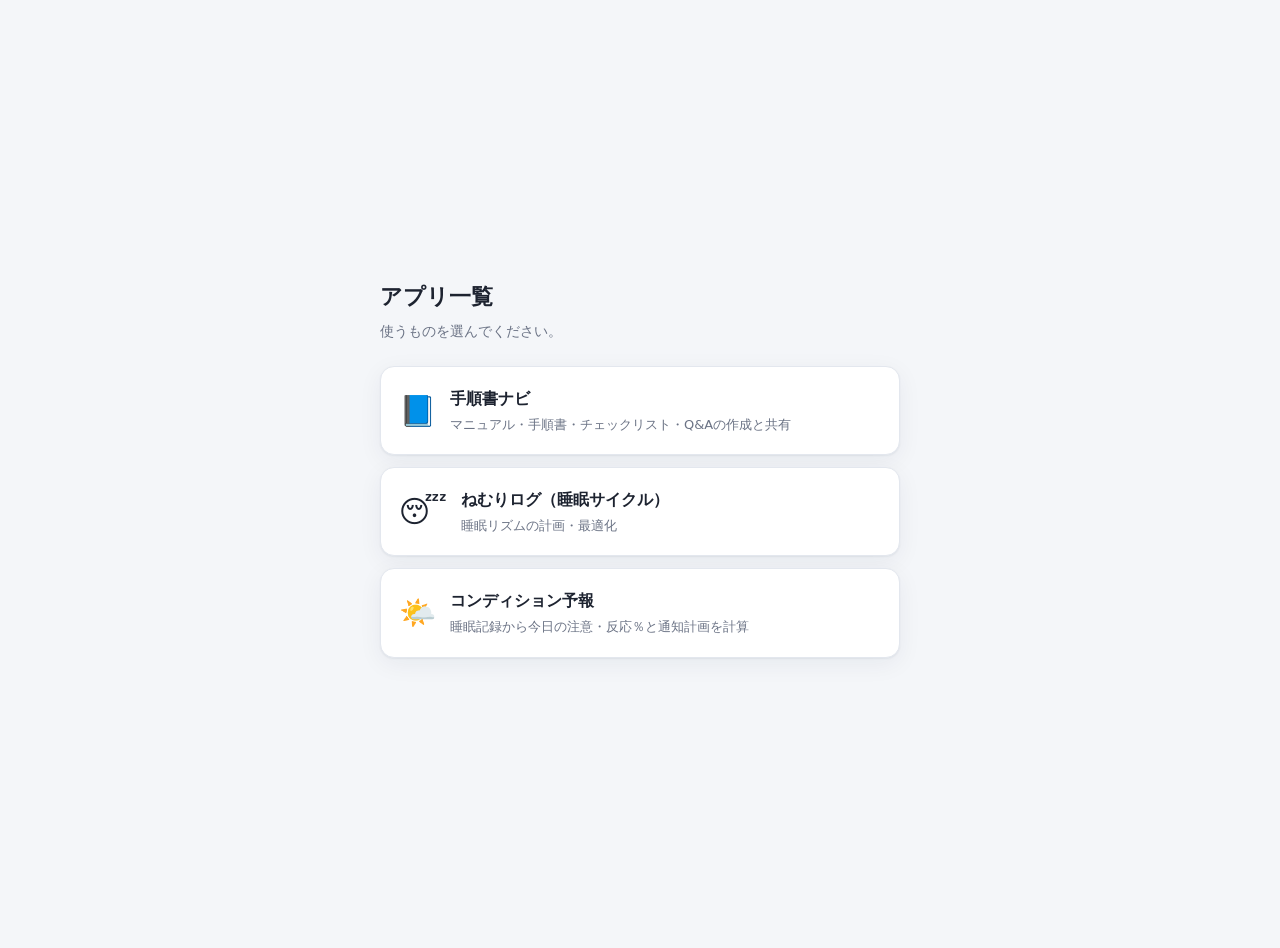
<file: index.html>
<!DOCTYPE html>
<html lang="ja">
<head>
<meta charset="UTF-8">
<meta name="viewport" content="width=device-width, initial-scale=1.0">
<title>アプリ一覧</title>
<style>
  body{font-family:system-ui,-apple-system,"Hiragino Sans","Noto Sans JP",Meiryo,sans-serif;
    background:#f4f6f9;color:#1d2330;margin:0;display:grid;place-items:center;min-height:100vh;padding:24px;line-height:1.7}
  .wrap{max-width:520px;width:100%}
  .h{font-size:22px;font-weight:800;margin:0 0 4px}
  .s{color:#6b7385;margin:0 0 22px;font-size:14px}
  a.card{display:flex;gap:14px;align-items:center;text-decoration:none;color:#1d2330;background:#fff;
    border:1px solid #e3e7ee;border-radius:14px;padding:18px;margin-bottom:12px;
    box-shadow:0 1px 2px rgba(20,30,60,.06),0 6px 24px rgba(20,30,60,.06);transition:.12s}
  a.card:hover{border-color:#2f6df0;transform:translateY(-2px)}
  .ic{font-size:30px;flex:none}
  .t{font-weight:800;display:block}
  .d{font-size:13px;color:#6b7385;margin-top:2px;display:block}
</style>
</head>
<body>
  <div class="wrap">
    <h1 class="h">アプリ一覧</h1>
    <p class="s">使うものを選んでください。</p>
    <a class="card" href="./manual/"><span class="ic">📘</span><span><span class="t">手順書ナビ</span><span class="d">マニュアル・手順書・チェックリスト・Q&amp;Aの作成と共有</span></span></a>
    <a class="card" href="./sleep/"><span class="ic">😴</span><span><span class="t">ねむりログ（睡眠サイクル）</span><span class="d">睡眠リズムの計画・最適化</span></span></a>
    <a class="card" href="./forecast/"><span class="ic">🌤️</span><span><span class="t">コンディション予報</span><span class="d">睡眠記録から今日の注意・反応％と通知計画を計算</span></span></a>
  </div>
</body>
</html>
</file>
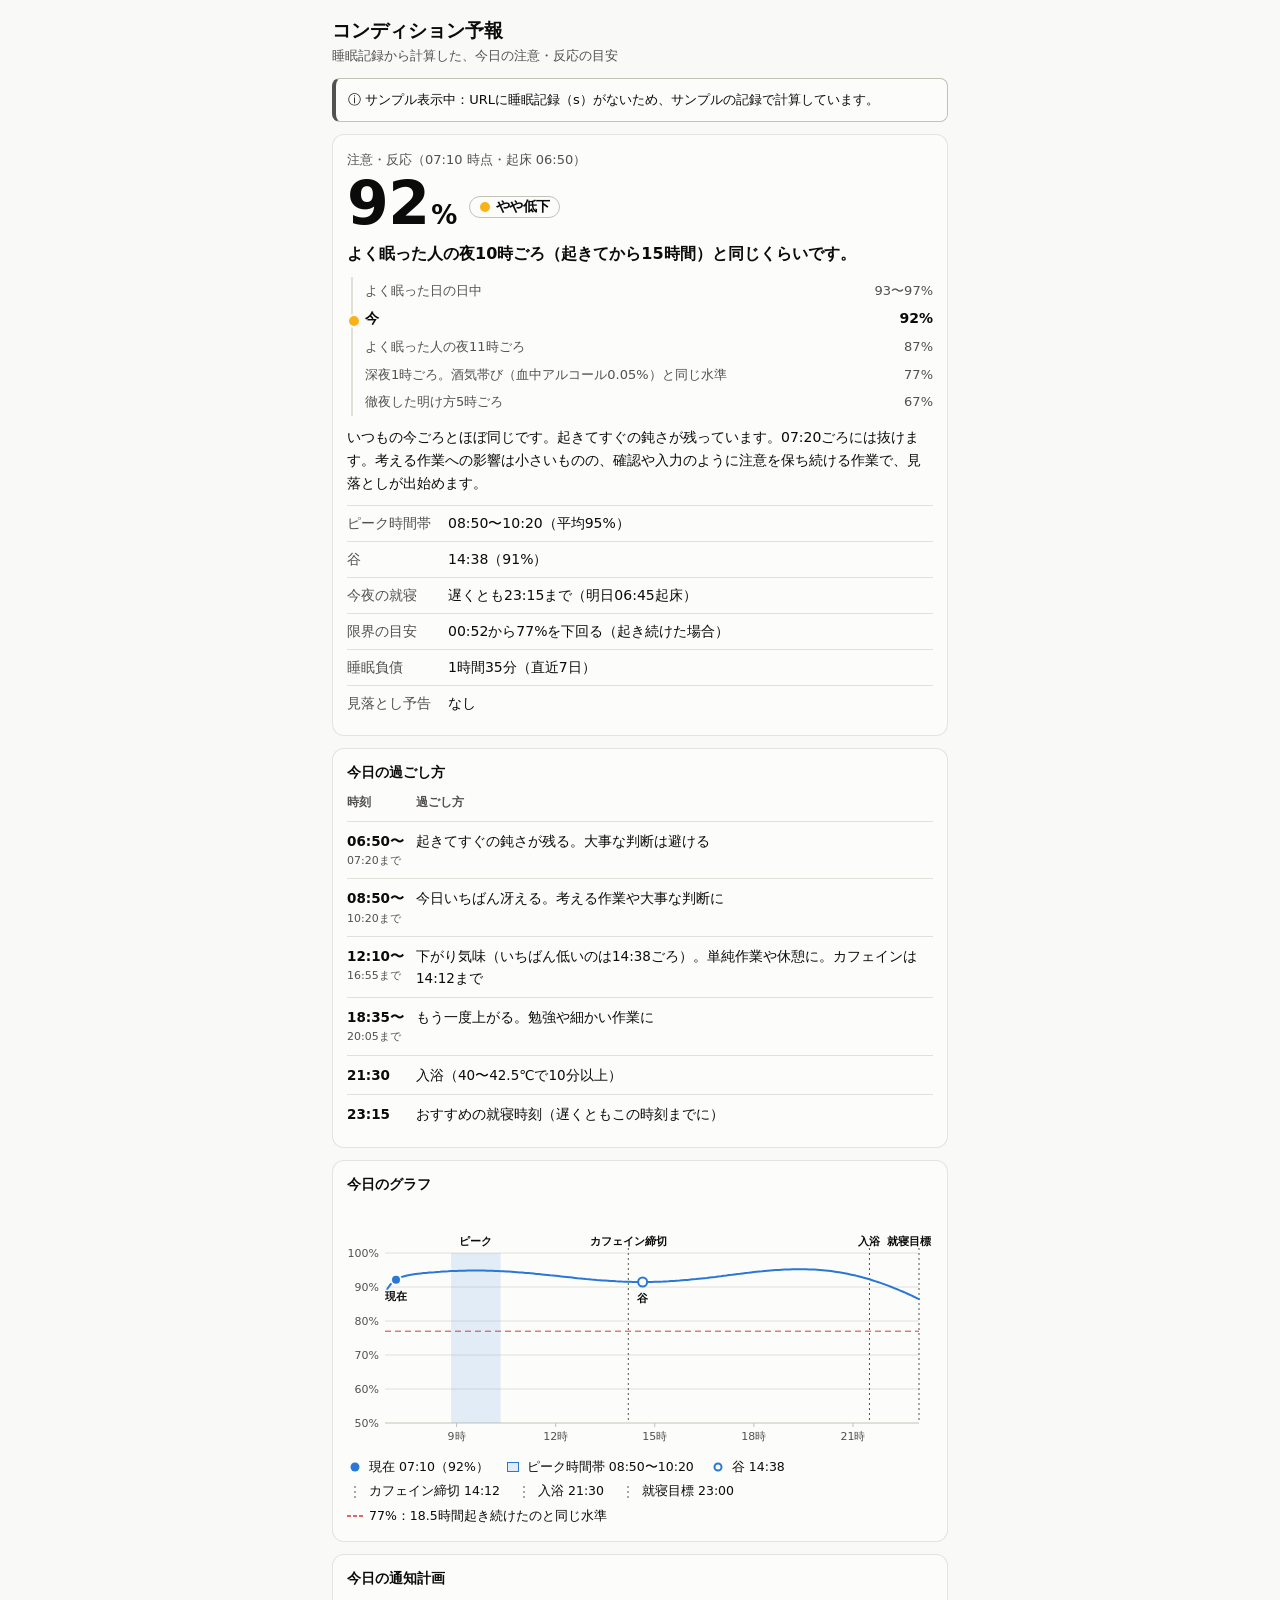
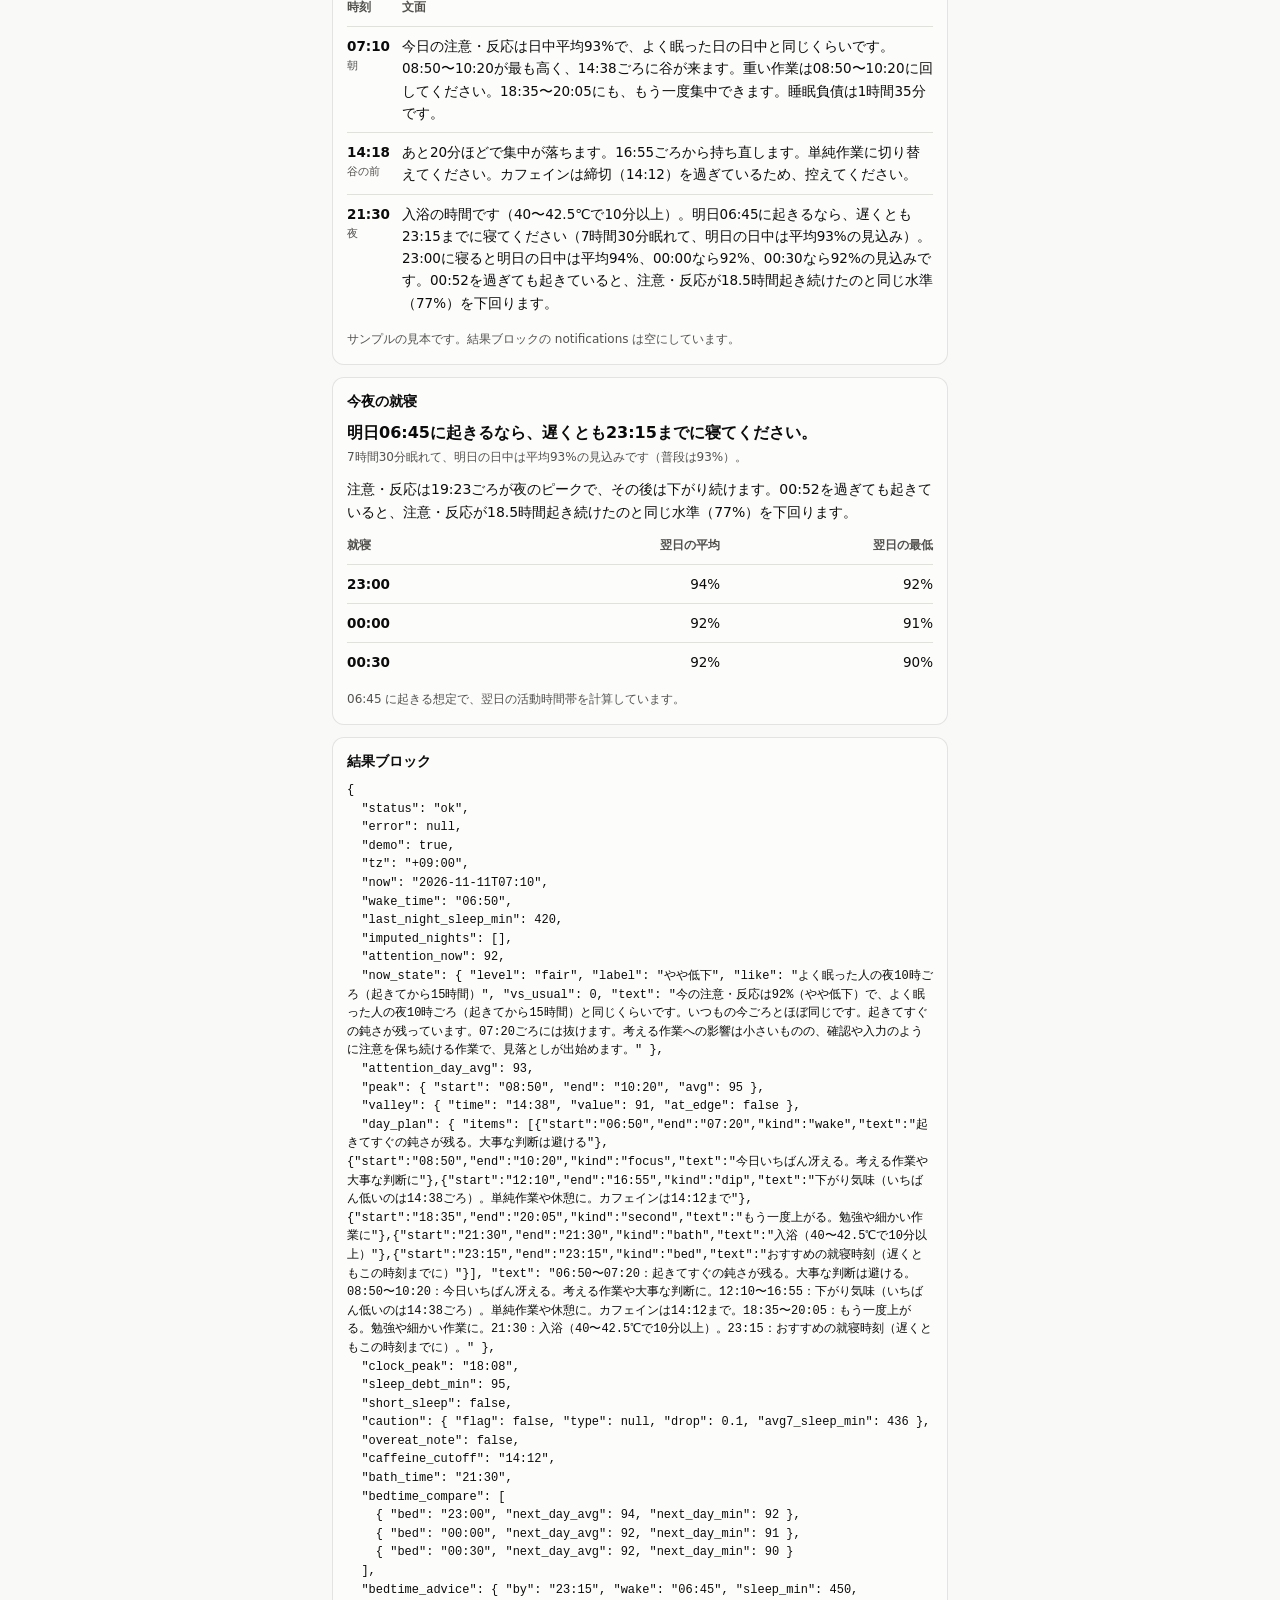
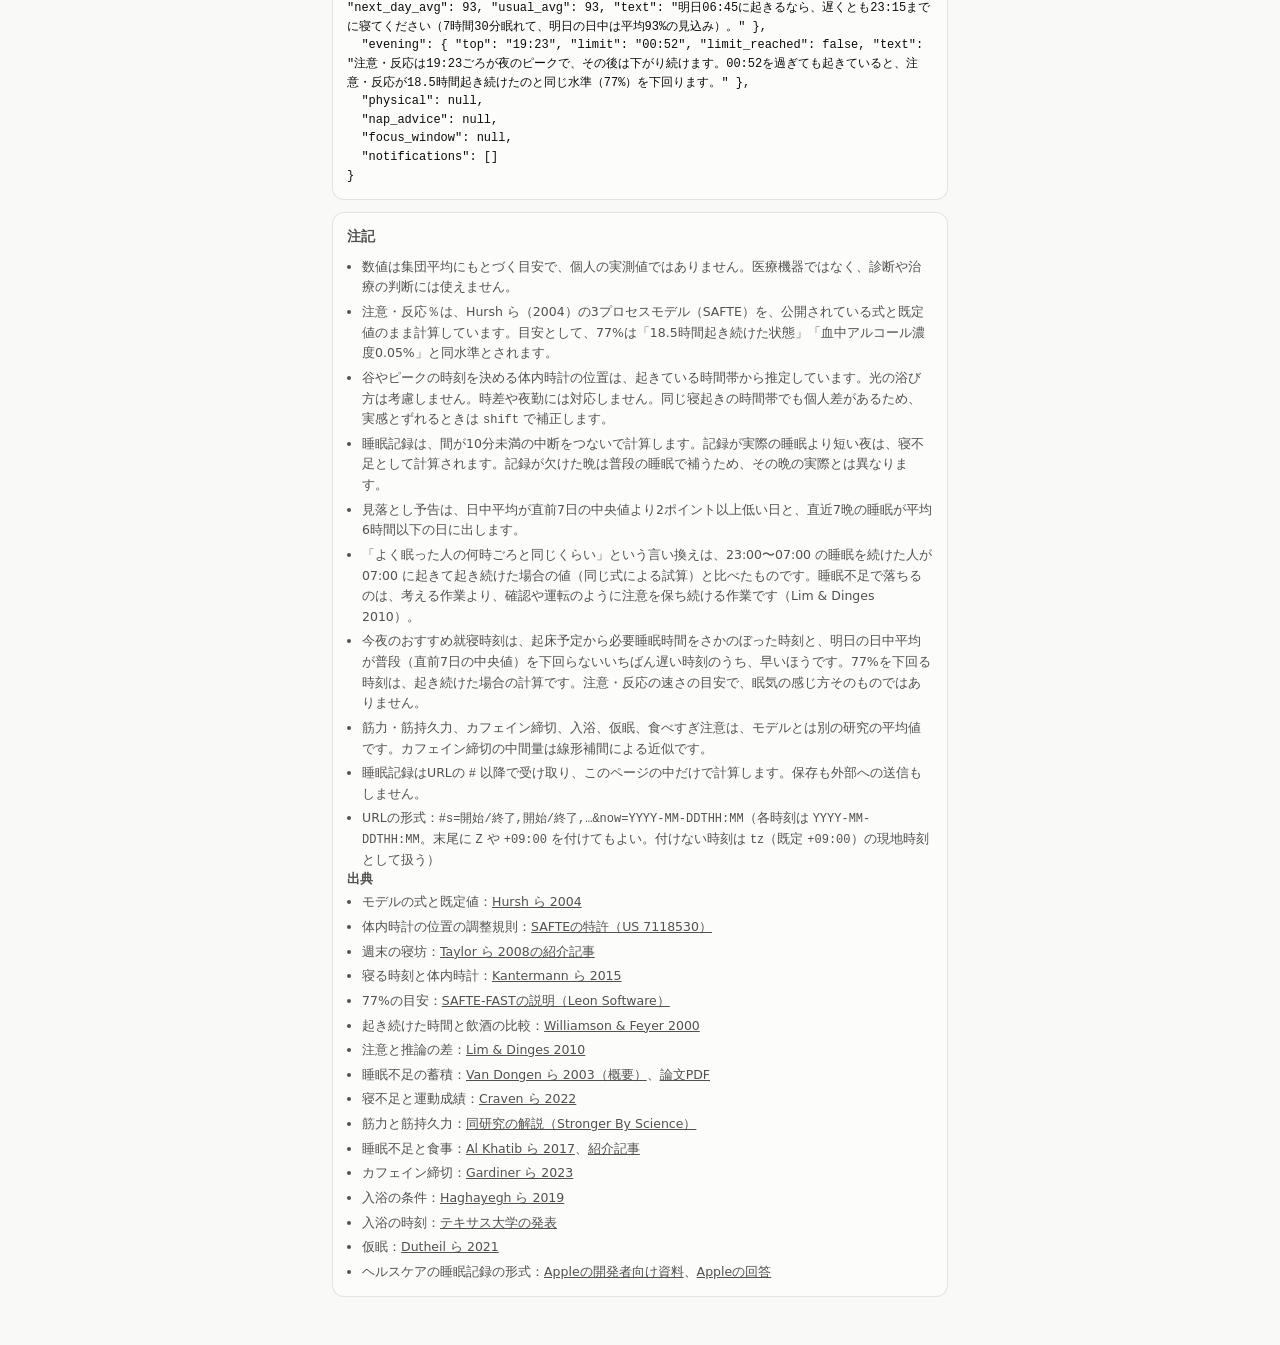
<file: forecast/index.html>
<!DOCTYPE html>
<html lang="ja">
<head>
<meta charset="utf-8">
<meta name="viewport" content="width=device-width, initial-scale=1">
<meta name="color-scheme" content="light dark">
<meta name="referrer" content="no-referrer">
<!-- 外部通信をしないことをブラウザ側でも保証する（読み込み・送信をすべて禁止） -->
<meta http-equiv="Content-Security-Policy" content="default-src 'none'; script-src 'unsafe-inline'; style-src 'unsafe-inline'; base-uri 'none'; form-action 'none'">
<title>コンディション予報</title>
<style>
  :root {
    color-scheme: light dark;
    --page: #f9f9f7;
    --surface: #fcfcfb;
    --ink: #0b0b0b;
    --ink-2: #52514e;
    --grid: #e1e0d9;
    --axis: #c3c2b7;
    --border: rgba(11, 11, 11, .10);
    --series: #2a78d6;
    --wash: rgba(42, 120, 214, .12);
    --critical: #d03b3b;
  }
  @media (prefers-color-scheme: dark) {
    :root {
      --page: #0d0d0d;
      --surface: #1a1a19;
      --ink: #f0efec;
      --ink-2: #c3c2b7;
      --grid: #2c2c2a;
      --axis: #4a4a46;
      --border: rgba(255, 255, 255, .10);
      --series: #3987e5;
      --wash: rgba(57, 135, 229, .18);
      --critical: #e66767;
    }
  }
  * { box-sizing: border-box; }
  [hidden] { display: none !important; }
  html { -webkit-text-size-adjust: 100%; }
  body {
    margin: 0;
    background: var(--page);
    color: var(--ink);
    font: 15px/1.65 system-ui, -apple-system, "Hiragino Sans", "Noto Sans JP", "Yu Gothic UI", Meiryo, sans-serif;
  }
  .page { max-width: 640px; margin: 0 auto; padding: 18px 12px 48px; }
  h1 { font-size: 19px; line-height: 1.3; margin: 0; }
  .lead { margin: 2px 0 0; font-size: 13px; color: var(--ink-2); }
  h2 { font-size: 14px; line-height: 1.4; margin: 0 0 10px; }
  h3 { font-size: 13px; line-height: 1.4; margin: 14px 0 2px; }
  h3:first-of-type { margin-top: 0; }
  p { margin: 0; }
  a { color: inherit; }
  .card {
    margin-top: 12px;
    padding: 14px;
    background: var(--surface);
    border: 1px solid var(--border);
    border-radius: 12px;
  }
  .status {
    margin-top: 12px;
    padding: 10px 12px;
    font-size: 13px;
    background: var(--surface);
    border: 1px solid var(--axis);
    border-left: 4px solid var(--ink-2);
    border-radius: 8px;
    overflow-wrap: anywhere;
  }
  .status.error { border-color: var(--critical); }
  .note { margin-top: 8px; font-size: 12px; color: var(--ink-2); }

  /* 現在値 */
  .now-label { font-size: 13px; color: var(--ink-2); }
  .hero { font-size: 60px; font-weight: 700; line-height: 1.1; letter-spacing: -.01em; }
  .hero span { font-size: 26px; font-weight: 600; margin-left: 2px; }
  .hero .chip { font-size: 14px; font-weight: 700; margin-left: 12px; vertical-align: 12px; }
  .chip { display: inline-flex; align-items: center; gap: 6px; padding: 2px 10px; border: 1px solid var(--axis); border-radius: 999px; }
  .chip::before { content: ""; width: 10px; height: 10px; border-radius: 50%; background: var(--lvl); }
  .lvl-good { --lvl: #0ca30c; } .lvl-fair { --lvl: #fab219; } .lvl-low { --lvl: #ec835a; } .lvl-danger { --lvl: #d03b3b; }
  .like { margin-top: 6px; font-size: 16px; font-weight: 700; line-height: 1.55; }
  .ladder { margin: 10px 0 0; padding: 0; list-style: none; font-size: 13px; color: var(--ink-2); }
  .ladder li { display: flex; align-items: baseline; gap: 8px; padding: 3px 0 3px 18px; position: relative; }
  .ladder li::before { content: ""; position: absolute; left: 4px; top: 0; bottom: 0; border-left: 2px solid var(--grid); }
  .ladder .v { margin-left: auto; font-variant-numeric: tabular-nums; white-space: nowrap; }
  .ladder li.now { color: var(--ink); font-weight: 700; font-size: 14px; }
  .ladder li.now::after { content: ""; position: absolute; left: 0; top: 50%; width: 10px; height: 10px; margin-top: -5px;
    border-radius: 50%; background: var(--lvl); border: 2px solid var(--surface); }
  .detail { margin-top: 10px; font-size: 14px; }
  .facts { margin: 10px 0 0; padding: 0; list-style: none; font-size: 14px; }
  .facts li { display: flex; gap: 10px; padding: 6px 0; border-top: 1px solid var(--grid); }
  .facts .k { flex: none; width: 6.5em; color: var(--ink-2); }
  .facts .v { font-variant-numeric: tabular-nums; }

  /* グラフ */
  #chart svg { display: block; width: 100%; height: auto; touch-action: pan-y; }
  #chart text { font-size: 11px; fill: var(--ink-2); }
  #chart .grid { stroke: var(--grid); stroke-width: 1; }
  #chart .base { stroke: var(--axis); stroke-width: 1; }
  #chart .band { fill: var(--wash); }
  #chart .curve { fill: none; stroke: var(--series); stroke-width: 2; stroke-linejoin: round; stroke-linecap: round; }
  #chart .event { stroke: var(--ink-2); stroke-width: 1; stroke-dasharray: 2 3; }
  #chart .limit { stroke: var(--critical); stroke-width: 1; stroke-dasharray: 6 4; }
  #chart .dot { fill: var(--series); stroke: var(--surface); stroke-width: 2; }
  #chart .ring { fill: var(--surface); stroke: var(--series); stroke-width: 2; }
  #chart .tag { fill: var(--ink); font-weight: 600; }
  #chart .tag-bg { fill: var(--surface); }
  #chart .cross { stroke: var(--ink-2); stroke-width: 1; }
  #chart .tip-bg { fill: var(--ink); }
  #chart .tip { fill: var(--surface); font-weight: 700; font-variant-numeric: tabular-nums; }
  .legend { display: flex; flex-wrap: wrap; gap: 4px 16px; margin: 8px 0 0; padding: 0; list-style: none; font-size: 12.5px; }
  .legend li { display: flex; align-items: center; gap: 6px; font-variant-numeric: tabular-nums; }
  .legend svg { flex: none; }
  .legend .dot { fill: var(--series); }
  .legend .ring { fill: var(--surface); stroke: var(--series); stroke-width: 2; }
  .legend .band { fill: var(--wash); stroke: var(--series); stroke-width: 1; }
  .legend .event { stroke: var(--ink-2); stroke-width: 1; stroke-dasharray: 2 3; }
  .legend .limit { stroke: var(--critical); stroke-width: 1.5; stroke-dasharray: 4 2; }
  .advice { font-size: 16px; font-weight: 700; line-height: 1.55; }
  .advice + .note { margin-top: 2px; }
  .evening { margin-top: 10px; font-size: 14px; }
  #compare table { margin-top: 12px; }

  /* 表 */
  table { width: 100%; border-collapse: collapse; font-size: 13.5px; }
  th, td { padding: 8px 6px; text-align: left; vertical-align: top; border-top: 1px solid var(--grid); }
  th:first-child, td:first-child { padding-left: 0; }
  th:last-child, td:last-child { padding-right: 0; }
  thead th { border-top: 0; padding-top: 0; font-size: 12px; font-weight: 600; color: var(--ink-2); }
  td.time { white-space: nowrap; font-weight: 700; font-variant-numeric: tabular-nums; }
  td.time small { display: block; font-size: 11px; font-weight: 400; color: var(--ink-2); }
  td.num, th.num { text-align: right; font-variant-numeric: tabular-nums; white-space: nowrap; }

  #muse-result {
    margin: 0;
    font: 12px/1.55 ui-monospace, SFMono-Regular, Menlo, Consolas, monospace;
    white-space: pre-wrap;
    overflow-wrap: anywhere;
  }
  .notes { font-size: 12.5px; color: var(--ink-2); }
  .notes ul { margin: 0; padding-left: 1.2em; }
  .notes li { margin-top: 4px; }
  .notes code { font: 12px ui-monospace, SFMono-Regular, Menlo, Consolas, monospace; overflow-wrap: anywhere; }
</style>
</head>
<body>
<main class="page">
  <h1>コンディション予報</h1>
  <p class="lead">睡眠記録から計算した、今日の注意・反応の目安</p>

  <!-- 1. 状態表示（サンプル表示中・エラー・昨夜の記録待ち・記録を補った晩があるときだけ） -->
  <p id="status" class="status" role="status" hidden></p>
  <noscript><p class="status error">このページは JavaScript で計算します。JavaScript を有効にしてください。</p></noscript>

  <!-- 2. 現在値 -->
  <section id="sec-now" class="card" hidden>
    <p id="now-label" class="now-label"></p>
    <p class="hero"><b id="now-value"></b><span>%</span><span id="now-chip" class="chip"></span></p>
    <p id="now-like" class="like"></p>
    <ul id="ladder" class="ladder" aria-label="よく眠った人の値との比較"></ul>
    <p id="now-detail" class="detail"></p>
    <ul id="facts" class="facts"></ul>
  </section>

  <!-- 今日の過ごし方（仕様書にない追加） -->
  <section id="sec-day" class="card" hidden>
    <h2>今日の過ごし方</h2>
    <div id="day"></div>
  </section>

  <!-- 3. 今日のグラフ -->
  <section id="sec-chart" class="card" hidden>
    <h2>今日のグラフ</h2>
    <div id="chart"></div>
    <ul id="legend" class="legend"></ul>
  </section>

  <!-- 4. 今日の通知計画 -->
  <section id="sec-plan" class="card" hidden>
    <h2>今日の通知計画</h2>
    <div id="plan"></div>
  </section>

  <!-- 5. 今夜の就寝（おすすめ就寝時刻・夜の下がり方・就寝時刻の比較） -->
  <section id="sec-compare" class="card" hidden>
    <h2>今夜の就寝</h2>
    <div id="compare"></div>
  </section>

  <!-- 6. 条件付きの項目（該当するときだけ） -->
  <section id="sec-cond" class="card" hidden>
    <div id="cond"></div>
  </section>

  <!-- 7. 結果ブロック（Muse が読む JSON） -->
  <section class="card">
    <h2>結果ブロック</h2>
    <pre id="muse-result"></pre>
  </section>

  <!-- 8. 注記 -->
  <section class="card notes">
    <h2>注記</h2>
    <ul>
      <li>数値は集団平均にもとづく目安で、個人の実測値ではありません。医療機器ではなく、診断や治療の判断には使えません。</li>
      <li>注意・反応％は、Hursh ら（2004）の3プロセスモデル（SAFTE）を、公開されている式と既定値のまま計算しています。目安として、77%は「18.5時間起き続けた状態」「血中アルコール濃度0.05%」と同水準とされます。</li>
      <li>谷やピークの時刻を決める体内時計の位置は、起きている時間帯から推定しています。光の浴び方は考慮しません。時差や夜勤には対応しません。同じ寝起きの時間帯でも個人差があるため、実感とずれるときは <code>shift</code> で補正します。</li>
      <li>睡眠記録は、間が10分未満の中断をつないで計算します。記録が実際の睡眠より短い夜は、寝不足として計算されます。記録が欠けた晩は普段の睡眠で補うため、その晩の実際とは異なります。</li>
      <li>見落とし予告は、日中平均が直前7日の中央値より2ポイント以上低い日と、直近7晩の睡眠が平均6時間以下の日に出します。</li>
      <li>「よく眠った人の何時ごろと同じくらい」という言い換えは、23:00〜07:00 の睡眠を続けた人が 07:00 に起きて起き続けた場合の値（同じ式による試算）と比べたものです。睡眠不足で落ちるのは、考える作業より、確認や運転のように注意を保ち続ける作業です（Lim &amp; Dinges 2010）。</li>
      <li>今夜のおすすめ就寝時刻は、起床予定から必要睡眠時間をさかのぼった時刻と、明日の日中平均が普段（直前7日の中央値）を下回らないいちばん遅い時刻のうち、早いほうです。77%を下回る時刻は、起き続けた場合の計算です。注意・反応の速さの目安で、眠気の感じ方そのものではありません。</li>
      <li>筋力・筋持久力、カフェイン締切、入浴、仮眠、食べすぎ注意は、モデルとは別の研究の平均値です。カフェイン締切の中間量は線形補間による近似です。</li>
      <li>睡眠記録はURLの <code>#</code> 以降で受け取り、このページの中だけで計算します。保存も外部への送信もしません。</li>
      <li>URLの形式：<code>#s=開始/終了,開始/終了,…&amp;now=YYYY-MM-DDTHH:MM</code>（各時刻は <code>YYYY-MM-DDTHH:MM</code>。末尾に <code>Z</code> や <code>+09:00</code> を付けてもよい。付けない時刻は <code>tz</code>（既定 <code>+09:00</code>）の現地時刻として扱う）</li>
    </ul>
    <h3>出典</h3>
    <ul>
      <li>モデルの式と既定値：<a rel="noopener noreferrer" href="https://fatiguescience.com/hubfs/FatigueScience_June2024/Pdf/SAFTE-Validation-in-US-Army-Soldiers.pdf?hsLang=en">Hursh ら 2004</a></li>
      <li>体内時計の位置の調整規則：<a rel="noopener noreferrer" href="https://image-ppubs.uspto.gov/dirsearch-public/print/downloadPdf/7118530">SAFTEの特許（US 7118530）</a></li>
      <li>週末の寝坊：<a rel="noopener noreferrer" href="https://www.patientcareonline.com/view/sleep-sleeping-late-weekends-induces-monday-fatigue">Taylor ら 2008の紹介記事</a></li>
      <li>寝る時刻と体内時計：<a rel="noopener noreferrer" href="https://epub.ub.uni-muenchen.de/58750/1/Kantermann_Comparing_the_morningness-eveningness_questionnaire.pdf">Kantermann ら 2015</a></li>
      <li>77%の目安：<a rel="noopener noreferrer" href="https://www.leonsoftware.com/blog/real-time-fatigue-analysis-with-safte-fast-in-leon.html">SAFTE-FASTの説明（Leon Software）</a></li>
      <li>起き続けた時間と飲酒の比較：<a rel="noopener noreferrer" href="https://pmc.ncbi.nlm.nih.gov/articles/PMC1739867/">Williamson &amp; Feyer 2000</a></li>
      <li>注意と推論の差：<a rel="noopener noreferrer" href="https://www.med.upenn.edu/uep/assets/user-content/documents/LimDinges2010MetaAnalysis.pdf">Lim &amp; Dinges 2010</a></li>
      <li>睡眠不足の蓄積：<a rel="noopener noreferrer" href="https://ntrs.nasa.gov/citations/20040087752">Van Dongen ら 2003（概要）</a>、<a rel="noopener noreferrer" href="https://www.gwern.net/doc/melatonin/2003-vandongen.pdf">論文PDF</a></li>
      <li>寝不足と運動成績：<a rel="noopener noreferrer" href="https://www.pubmed.gov/35708888/">Craven ら 2022</a></li>
      <li>筋力と筋持久力：<a rel="noopener noreferrer" href="https://www.strongerbyscience.com/research-spotlight-sleep-loss/">同研究の解説（Stronger By Science）</a></li>
      <li>睡眠不足と食事：<a rel="noopener noreferrer" href="https://www.nature.com/articles/ejcn2016201.pdf">Al Khatib ら 2017</a>、<a rel="noopener noreferrer" href="https://www.news-medical.net/news/20161102/Sleep-deprived-people-may-consume-extra-calories-study-finds.aspx">紹介記事</a></li>
      <li>カフェイン締切：<a rel="noopener noreferrer" href="https://www.pubmed.gov/36870101/">Gardiner ら 2023</a></li>
      <li>入浴の条件：<a rel="noopener noreferrer" href="https://www.em-consulte.com/article/1301348/before-bedtime-passive-body-heating-by-warm-shower">Haghayegh ら 2019</a></li>
      <li>入浴の時刻：<a rel="noopener noreferrer" href="https://cockrell.utexas.edu/?p=23504">テキサス大学の発表</a></li>
      <li>仮眠：<a rel="noopener noreferrer" href="https://www.pubmed.gov/34639511/">Dutheil ら 2021</a></li>
      <li>ヘルスケアの睡眠記録の形式：<a rel="noopener noreferrer" href="https://developer.apple.com/documentation/healthkit/hkcategoryvaluesleepanalysis.md">Appleの開発者向け資料</a>、<a rel="noopener noreferrer" href="https://developer.apple.com/forums/thread/766977">Appleの回答</a></li>
    </ul>
  </section>
</main>

<script id="core">
/* ============================================================
 * コンディション予報：計算部
 * 純粋関数だけで構成する。DOM・時計・乱数・保存領域には触れない。
 * 時刻はすべて「分単位の通し番号」（1970-01-01T00:00 を 0 とする）で扱い、
 * 入力の時刻は tz の現地時刻に直してから計算する。
 * ============================================================ */
var ConditionForecast = (function () {
  'use strict';

  var DAY = 1440;

  /* 3プロセスモデル（SAFTE）の既定パラメータ。仕様書 4.1 節・4.12 節 */
  var MODEL = {
    Rc: 2880,              // 貯蔵量の上限
    K: 0.5,                // 覚醒中の消費（毎分）
    f: 0.0026564,          // 不足分に比例する回復の係数（毎分）
    as: 0.55,              // 回復に対する体内時計の重み
    SImax: 4.4,            // 回復速度の上限（毎分）
    pPrime: 3,             // 12時間成分のずれ（時）
    beta: 0.5,             // 12時間成分の相対振幅
    a1: 7,                 // 体内時計の振幅（基本, %）
    a2: 5,                 // 体内時計の振幅（不足時の上乗せ, %）
    Imax: 5,               // 睡眠慣性の最大値（%）
    i: 0.04,               // 睡眠慣性の時定数
    goalOffset: 3,         // 体内時計の目標位置：起きている時間帯の中央 + 3時間
    delayPerDay: 1 / 3,    // 遅れる向きの調整の速さ（時/日）
    advancePerDay: 2 / 9,  // 早まる向きの調整の速さ（時/日）
    minAwake: 60,          // 位置の調整に使う覚醒区間の最短（分）
    fallbackPeak: 18       // 覚醒区間が1つも無いときの位置（時）
  };

  var KEYS = ['s', 'now', 'tz', 'need', 'bed', 'wake', 'act', 'cafmg', 'whatif', 'gym', 'win', 'shift', 'none', 'max'];

  var DEFAULTS = { tz: 540, need: 450, bed: 23 * 60, actStart: 8 * 60, actEnd: 17 * 60, cafmg: 107, shift: 0, max: 5 };

  var RULES = {
    joinTotal: 1,          // 睡眠合計：間がこの分数以下の記録をつなぐ
    joinModel: 10,         // モデル計算：間がこの分数未満の記録をつなぐ
    missingNight: 180,     // 睡眠合計がこの分数未満の晩は「記録の欠け」
    minWakeSleep: 180,     // 起床時刻とみなす睡眠の最短（分）
    episodeGap: 60,        // この分数以内の途中覚醒は、就寝・起床の判定ではひと続きの睡眠として数える
    shortSleep: 360,       // 寝不足の日：起床までの24時間の睡眠合計がこの分数以下
    overeat: 330,          // 食べすぎ注意：昨夜の睡眠合計がこの分数以下
    cautionDrop: 2,        // 見落とし予告（急な低下）：普段よりこのポイント以上低い
    cautionSleep: 360,     // 見落とし予告（不足の蓄積）：直近7晩の平均がこの分数以下
    days: 7,               // 睡眠負債・見落とし予告で見る日数。睡眠記録の最低日数でもある
    valleyFrom: 11 * 60,   // 谷を探す範囲の開始（時刻）
    peakLen: 90,           // ピーク時間帯の長さ（分）
    focusLen: 60,          // 集中に向く時間帯の長さ（分）
    grid: 5,               // ピーク時間帯・集中に向く時間帯・グラフの刻み（分）
    morningWithin: 180,    // morning 通知：起床からこの分数以内
    valleyLead: 20,        // valley 通知：谷のこの分数前
    gymLead: 30,           // gym 通知：運動のこの分数前
    bathLead: 90,          // 入浴・night 通知：就寝目標のこの分数前
    napAt: 12 * 60,        // nap 通知の時刻
    napBefore: 13 * 60,    // 仮眠はこの時刻まで
    napMinutes: 20,
    gymFrom: 12 * 60,      // 運動の助言を出すのは、この時刻以降の運動だけ
    limit: 77,             // 77%：18.5時間起き続けた状態・血中アルコール濃度0.05%と同水準（4.1 節の目安）
    adviceTolerance: 0.5,  // おすすめ就寝：明日の日中平均が「普段」をこのポイント以上は下回らない
    adviceMinSleep: 60,    // 起床予定までこの分数を切ったら、おすすめ就寝は出さない
    adviceEarliest: 180,   // おすすめ就寝は、就寝目標よりこの分数を超えて早めない
    eveningTo: 3 * 60,     // 夜のピークを探す範囲の終わり（翌日のこの時刻まで）
    inertiaNote: 30,       // 起床からこの分数は「起きてすぐの鈍さ」として伝える（仕様書の仮眠の文面と同じ30分）
    minBlock: 30,          // 「今日の過ごし方」に載せる時間帯の最短（分）
    strength: 97,
    endurance: 90,
    maxHistoryDays: 400    // これより古い記録が混じる入力は誤りとみなす（計算量の保護）
  };

  /* パラメータなしのときに使うサンプル（合成データ。固定値で、時計に依存しない） */
  var SAMPLE = {
    now: '2026-11-11T07:10',
    s: [
      '2026-10-28T23:05/2026-10-29T06:40', '2026-10-29T23:20/2026-10-30T06:45',
      '2026-10-30T23:00/2026-10-31T06:30', '2026-10-31T23:45/2026-11-01T07:20',
      '2026-11-01T23:55/2026-11-02T07:40', '2026-11-02T23:10/2026-11-03T06:40',
      '2026-11-03T23:15/2026-11-04T06:45', '2026-11-04T23:30/2026-11-05T06:45',
      '2026-11-05T23:25/2026-11-06T06:30', '2026-11-06T23:00/2026-11-07T06:30',
      '2026-11-07T23:50/2026-11-08T06:50', '2026-11-08T23:40/2026-11-09T07:00',
      '2026-11-09T23:00/2026-11-10T06:45', '2026-11-10T23:50/2026-11-11T06:50'
    ].join(',')
  };

  var TEXT_NEED_LAST_NIGHT = '昨夜の睡眠記録がありません';

  /* ---------- 時刻（文字列 ⇔ 分単位の通し番号） ---------- */

  function mod(a, n) { return ((a % n) + n) % n; }
  function pad2(n) { return (n < 10 ? '0' : '') + n; }

  function daysFromCivil(y, m, d) {
    y -= m <= 2 ? 1 : 0;
    var era = Math.floor(y / 400);
    var yoe = y - era * 400;
    var doy = Math.floor((153 * (m + (m > 2 ? -3 : 9)) + 2) / 5) + d - 1;
    var doe = yoe * 365 + Math.floor(yoe / 4) - Math.floor(yoe / 100) + doy;
    return era * 146097 + doe - 719468;
  }

  function civilFromDays(z) {
    z += 719468;
    var era = Math.floor(z / 146097);
    var doe = z - era * 146097;
    var yoe = Math.floor((doe - Math.floor(doe / 1460) + Math.floor(doe / 36524) - Math.floor(doe / 146096)) / 365);
    var doy = doe - (365 * yoe + Math.floor(yoe / 4) - Math.floor(yoe / 100));
    var mp = Math.floor((5 * doy + 2) / 153);
    var d = doy - Math.floor((153 * mp + 2) / 5) + 1;
    var m = mp + (mp < 10 ? 3 : -9);
    return { y: yoe + era * 400 + (m <= 2 ? 1 : 0), m: m, d: d };
  }

  function daysInMonth(y, m) {
    if (m === 2) return (y % 4 === 0 && (y % 100 !== 0 || y % 400 === 0)) ? 29 : 28;
    return (m === 4 || m === 6 || m === 9 || m === 11) ? 30 : 31;
  }

  /* "YYYY-MM-DD" → 日の通し番号。不正なら null */
  function parseDate(text) {
    var m = /^(\d{4})-(\d{2})-(\d{2})$/.exec(String(text).trim());
    if (!m) return null;
    var y = +m[1], mo = +m[2], d = +m[3];
    if (mo < 1 || mo > 12 || d < 1 || d > daysInMonth(y, mo)) return null;
    return daysFromCivil(y, mo, d);
  }

  /* 時差 "+HH:MM"（"Z"・"-HH:MM"・"+HHMM" も可。+ が空白に変わっていてもよい）→ 分。不正なら null */
  function parseOffset(text) {
    var t = String(text).trim();
    if (/^z$/i.test(t)) return 0;
    var m = /^([+\-]?)(\d{1,2})(?::?(\d{2}))?$/.exec(t);
    if (!m) return null;
    var h = +m[2], mi = m[3] === undefined ? 0 : +m[3];
    if (h > 14 || mi > 59) return null;
    return (m[1] === '-' ? -1 : 1) * (h * 60 + mi);
  }

  function formatOffset(minutes) {
    var a = Math.abs(minutes);
    return (minutes < 0 ? '-' : '+') + pad2(Math.floor(a / 60)) + ':' + pad2(a % 60);
  }

  /*
   * "YYYY-MM-DDTHH:MM"（秒は切り捨て）。末尾に Z や +09:00 が付いていれば tz の時刻に換算し、
   * 付いていなければ tz の現地時刻として扱う。+ が空白に変わっていても + として読む。
   * 返り値は tz の現地時刻の通し番号。不正なら null
   */
  function parseDateTime(text, tz) {
    var m = /^(\d{4})-(\d{2})-(\d{2})T(\d{1,2}):(\d{2})(?::\d{2}(?:\.\d+)?)?(?:(Z)|([+\- ])(\d{2})(?::?(\d{2}))?)?$/i
      .exec(String(text).trim());
    if (!m) return null;
    var y = +m[1], mo = +m[2], d = +m[3], h = +m[4], mi = +m[5];
    if (mo < 1 || mo > 12 || d < 1 || d > daysInMonth(y, mo) || h > 23 || mi > 59) return null;
    var wall = daysFromCivil(y, mo, d) * DAY + h * 60 + mi;
    if (!m[6] && !m[7]) return wall;
    var offset = 0;
    if (m[7]) {
      var oh = +m[8], om = m[9] === undefined ? 0 : +m[9];
      if (oh > 14 || om > 59) return null;
      offset = (m[7] === '-' ? -1 : 1) * (oh * 60 + om);
    }
    return wall - offset + (tz === undefined ? DEFAULTS.tz : tz);
  }

  /* "HH:MM" → 0〜1439。不正なら null */
  function parseClock(text) {
    var m = /^(\d{1,2}):(\d{2})$/.exec(String(text).trim());
    if (!m) return null;
    var h = +m[1], mi = +m[2];
    if (h > 23 || mi > 59) return null;
    return h * 60 + mi;
  }

  function formatClock(t) {
    var c = mod(Math.round(t), DAY);
    return pad2(Math.floor(c / 60)) + ':' + pad2(c % 60);
  }

  function formatDate(day) {
    var c = civilFromDays(day);
    return c.y + '-' + pad2(c.m) + '-' + pad2(c.d);
  }

  function formatDateTime(t) { return formatDate(Math.floor(t / DAY)) + 'T' + formatClock(t); }

  function dayStart(t) { return Math.floor(t / DAY) * DAY; }

  /* 時刻 clock（0〜1439）が、通し番号 after より後に最初に来る時点 */
  function nextClock(clock, after) {
    var t = dayStart(after) + clock;
    return t > after ? t : t + DAY;
  }

  function ceilGrid(t) { return Math.ceil(t / RULES.grid) * RULES.grid; }
  function floorGrid(t) { return Math.floor(t / RULES.grid) * RULES.grid; }

  /* 晩の番号。1晩は正午から翌正午まで。番号 k の晩は、通し番号 k+1 の日の朝に終わる */
  function nightOf(t) { return Math.floor((t - 720) / DAY); }
  function nightStart(k) { return k * DAY + 720; }

  /* ---------- 入力 ---------- */

  function safeDecode(text) {
    try { return decodeURIComponent(text); } catch (e) { return text; }
  }

  /* & と = で区切り、decodeURIComponent で復号する（+ を空白に変えない） */
  function parsePairs(text) {
    var out = {};
    String(text || '').split('&').forEach(function (part) {
      if (!part) return;
      var eq = part.indexOf('=');
      var key = safeDecode(eq < 0 ? part : part.slice(0, eq)).trim();
      var value = safeDecode(eq < 0 ? '' : part.slice(eq + 1)).trim();
      if (KEYS.indexOf(key) >= 0) out[key] = value;
    });
    return out;
  }

  /* クエリ文字列とフラグメントを読む。同じキーが両方にあればフラグメントを優先する */
  function readParams(search, hash) {
    var q = parsePairs(String(search || '').replace(/^\?/, ''));
    var h = parsePairs(String(hash || '').replace(/^#/, ''));
    var values = {};
    var any = false;
    KEYS.forEach(function (key) {
      var v = Object.prototype.hasOwnProperty.call(h, key) ? h[key]
        : Object.prototype.hasOwnProperty.call(q, key) ? q[key] : null;
      if (v === null) return;
      any = true;
      if (v !== '') values[key] = v;   // 値が空のキーは未指定として扱う
    });
    return { any: any, values: values };
  }

  /* 重なる区間と、間が maxGap 分以下の区間をつなぐ（仕様書 4.10 節） */
  function joinIntervals(list, maxGap) {
    var sorted = list.slice().sort(function (a, b) { return a.start - b.start || a.end - b.end; });
    var out = [];
    sorted.forEach(function (iv) {
      var last = out[out.length - 1];
      if (last && iv.start - last.end <= maxGap) last.end = Math.max(last.end, iv.end);
      else out.push({ start: iv.start, end: iv.end });
    });
    return out;
  }

  function parseRange(text) {
    var m = /^(\d{1,2}:\d{2})-(\d{1,2}:\d{2})$/.exec(text);
    if (!m) return null;
    var a = parseClock(m[1]), b = parseClock(m[2]);
    if (a === null || b === null || a === b) return null;
    return { start: a, end: b };
  }

  /*
   * 文字列のパラメータを検証して数値にする。失敗したら { error } を返す。
   * clockMs は now が無いときに使う絶対時刻（1970-01-01T00:00Z からのミリ秒）
   */
  function normalize(raw, clockMs) {
    var cfg = { nowText: null, tzText: null };
    function fail(message) { return { error: message, nowText: cfg.nowText, tzText: cfg.tzText }; }

    cfg.tz = DEFAULTS.tz;
    if (raw.tz !== undefined) {
      cfg.tz = parseOffset(raw.tz);
      if (cfg.tz === null) return fail('tz の書式が不正です（+HH:MM）：' + raw.tz);
    }
    cfg.tzText = formatOffset(cfg.tz);

    var now = null;
    if (raw.now !== undefined) {
      now = parseDateTime(raw.now, cfg.tz);
      if (now === null) return fail('now の書式が不正です（YYYY-MM-DDTHH:MM）：' + raw.now);
    } else if (typeof clockMs === 'number' && isFinite(clockMs)) {
      now = Math.floor(clockMs / 60000) + cfg.tz;   // 絶対時刻を tz で換算する
    } else {
      return fail('now がなく、時計も読めません。now=YYYY-MM-DDTHH:MM を付けてください。');
    }
    cfg.now = now;
    cfg.nowText = formatDateTime(now);

    if (raw.s === undefined) return fail('睡眠記録（s）がありません。s=開始/終了,開始/終了,… の形で渡してください。');
    cfg.records = [];
    var pieces = raw.s.split(',');
    for (var k = 0; k < pieces.length; k++) {
      var piece = pieces[k].trim();
      var ends = piece.split('/');
      var a = ends.length === 2 ? parseDateTime(ends[0], cfg.tz) : null;
      var b = ends.length === 2 ? parseDateTime(ends[1], cfg.tz) : null;
      if (a === null || b === null) {
        return fail('s の書式が不正です（開始/終了 を YYYY-MM-DDTHH:MM で書き、カンマで区切る）：' + (piece || '（空）'));
      }
      if (b <= a) return fail('s の区間で、終了が開始より後になっていません：' + piece);
      cfg.records.push({ start: a, end: b });
    }

    function number(key, pattern, fallback, check, hint) {
      if (raw[key] === undefined) { cfg[key] = fallback; return true; }
      var v = pattern.test(raw[key]) ? Number(raw[key]) : NaN;
      if (!isFinite(v) || !check(v)) { cfg.bad = key + ' の値が不正です（' + hint + '）：' + raw[key]; return false; }
      cfg[key] = v;
      return true;
    }
    function clock(key, fallback) {
      if (raw[key] === undefined) { cfg[key] = fallback; return true; }
      var v = parseClock(raw[key]);
      if (v === null) { cfg.bad = key + ' の書式が不正です（HH:MM）：' + raw[key]; return false; }
      cfg[key] = v;
      return true;
    }
    function range(key, fallback) {
      if (raw[key] === undefined) { cfg[key] = fallback; return true; }
      var v = parseRange(raw[key]);
      if (v === null) { cfg.bad = key + ' の書式が不正です（HH:MM-HH:MM）：' + raw[key]; return false; }
      cfg[key] = v;
      return true;
    }

    var ok = number('need', /^\d+(\.\d+)?$/, DEFAULTS.need, function (v) { return v > 0 && v <= DAY; }, '分。1〜1440')
      && clock('bed', DEFAULTS.bed)
      && clock('wake', null)
      && range('act', { start: DEFAULTS.actStart, end: DEFAULTS.actEnd })
      && number('cafmg', /^\d+(\.\d+)?$/, DEFAULTS.cafmg, function (v) { return v >= 0; }, 'mg。0以上')
      && clock('gym', null)
      && range('win', null)
      && number('shift', /^[+-]?\d+$/, DEFAULTS.shift, function (v) { return Math.abs(v) <= 720; }, '分。-720〜720')
      && number('max', /^\d+$/, DEFAULTS.max, function () { return true; }, '件数。0以上の整数');
    if (!ok) return fail(cfg.bad);

    cfg.whatif = null;
    if (raw.whatif !== undefined) {
      var list = raw.whatif.split(',').map(function (x) { return parseClock(x); });
      if (list.some(function (x) { return x === null; })) {
        return fail('whatif の書式が不正です（HH:MM をカンマで区切る）：' + raw.whatif);
      }
      cfg.whatif = list;
    }

    cfg.none = [];
    if (raw.none !== undefined) {
      var days = raw.none.split(',').map(function (x) { return parseDate(x); });
      if (days.some(function (x) { return x === null; })) {
        return fail('none の書式が不正です（YYYY-MM-DD をカンマで区切る）：' + raw.none);
      }
      cfg.none = days;
    }
    return cfg;
  }

  /* ---------- 小さな道具 ---------- */

  function overlap(intervals, from, to) {
    var total = 0;
    intervals.forEach(function (iv) {
      var a = Math.max(iv.start, from), b = Math.min(iv.end, to);
      if (b > a) total += b - a;
    });
    return total;
  }

  function median(values) {
    var v = values.slice().sort(function (a, b) { return a - b; });
    var mid = Math.floor(v.length / 2);
    return v.length % 2 ? v[mid] : (v[mid - 1] + v[mid]) / 2;
  }

  /* 途中覚醒（間隔 episodeGap 分以内）をまたいで、ひと続きの睡眠にまとめる */
  function episodes(intervals) {
    var out = [];
    intervals.forEach(function (iv) {
      var last = out[out.length - 1];
      if (last && iv.start - last.end <= RULES.episodeGap) {
        last.end = iv.end;
        last.asleep += iv.end - iv.start;
      } else {
        out.push({ start: iv.start, end: iv.end, asleep: iv.end - iv.start });
      }
    });
    return out;
  }

  /* ---------- 記録の欠けの補完（仕様書 4.11 節） ---------- */

  /*
   * totals は、間が1分以下の記録をつないだ区間（睡眠合計の元）。
   * 返り値：
   *   { status: 'need_last_night' }                      昨夜が欠けている
   *   { status: 'ok', intervals, imputed, usualWake }    古い欠けを普段の睡眠で補った区間、補った晩の日、普段の起床時刻
   */
  function fillGaps(totals, now, noneDays) {
    var lastNight = Math.floor(now / DAY) - 1;       // 昨夜＝now の日付の正午までの晩
    var firstNight = nightOf(totals[0].start);
    var eps = episodes(totals);

    // 欠けていない晩について、就寝と起床（その晩でいちばん長く重なる睡眠の始まりと終わり）を集める
    var beds = [], wakes = [], missing = [];
    for (var k = firstNight; k <= lastNight; k++) {
      var from = nightStart(k);
      if (overlap(totals, from, from + DAY) < RULES.missingNight) { missing.push(k); continue; }
      var main = null, best = 0;
      eps.forEach(function (ep) {
        var o = Math.min(ep.end, from + DAY) - Math.max(ep.start, from);
        if (o > best) { best = o; main = ep; }
      });
      beds.push(main.start - from);
      wakes.push(main.end - from);
    }
    var usualBed = beds.length ? Math.round(median(beds)) : null;
    var usualWake = wakes.length ? Math.round(median(wakes)) : null;

    // 昨夜の欠けは、普段の睡眠の中央の時刻を過ぎてから判定する（それより前は、まだ寝る前とみなす）
    var midSleep = usualBed === null ? 15 * 60 : (usualBed + usualWake) / 2;
    var judged = now >= nightStart(lastNight) + midSleep;

    var intervals = totals.slice();
    var imputed = [];
    for (var n = 0; n < missing.length; n++) {
      var night = missing[n];
      if (noneDays.indexOf(night + 1) >= 0) continue;          // 利用者が「寝ていない」と確認した晩
      if (night === lastNight) {
        if (judged) return { status: 'need_last_night' };
        continue;
      }
      if (usualBed === null || usualWake <= usualBed) continue;  // 補う元になる晩が無い
      var start = nightStart(night) + usualBed;
      var end = Math.min(nightStart(night) + usualWake, now);
      if (end <= start) continue;
      intervals.push({ start: start, end: end });
      imputed.push(night + 1);
    }
    return {
      status: 'ok',
      intervals: joinIntervals(intervals, RULES.joinTotal),
      imputed: imputed,
      usualWake: usualWake === null ? null : mod(720 + usualWake, DAY),
      lastNight: lastNight,
      lastNightJudged: judged
    };
  }

  /* ---------- 3プロセスモデル（仕様書 4.1 節・4.12 節） ---------- */

  /* 体内時計 c。tHours は時刻（時単位の小数）、peak は24時間成分の頂点の時刻（時） */
  function circadian(tHours, peak) {
    return Math.cos(2 * Math.PI * (tHours - peak) / 24)
      + MODEL.beta * Math.cos(4 * Math.PI * (tHours - peak - MODEL.pPrime) / 24);
  }

  function clampE(e) { return e < 0 ? 0 : e > 100 ? 100 : e; }

  /* 時刻の差を、24時間の周期を考えて ±12時間以内に直す */
  function wrap12(hours) { return hours - 24 * Math.round(hours / 24); }

  /* 覚醒区間 [from, to] の中央の時刻 AH（時）と重み w。1時間未満なら null */
  function awakeSpan(from, to) {
    var length = to - from;
    if (length < MODEL.minAwake) return null;
    var middle = length > DAY ? to - DAY / 2 : (from + to) / 2;   // 24時間を超えるときは最後の24時間の中央
    return { ah: mod(middle, DAY) / 60, w: Math.max(1, length / 120) };
  }

  /* 直近3つの覚醒区間（spans の末尾が直前）から、体内時計の目標位置 GA を求める */
  function goalPhase(spans) {
    var n = spans.length;
    if (!n) return null;
    var latest = spans[n - 1];
    var weights = [latest.w, 0.67, 0.33];
    var sum = 0, total = 0;
    for (var k = 0; k < 3 && k < n; k++) {
      sum += weights[k] * (latest.ah + wrap12(spans[n - 1 - k].ah - latest.ah));
      total += weights[k];
    }
    return sum / total + MODEL.goalOffset;
  }

  /*
   * 睡眠履歴の先頭（貯蔵量は満杯）から tEnd まで、1分刻みで計算する。
   * intervals はモデル用につないだ睡眠区間。区間の外はすべて覚醒として扱う。
   * 返り値：e[k] は時点 t0 + k の E（0〜100 に収める前）、cp[k] は体内時計の位置（時）、
   *         asleep[k] は時点 t0 + k が睡眠中なら 1
   */
  function simulate(intervals, tEnd, shiftMin) {
    var M = MODEL;
    var t0 = intervals[0].start;
    var n = Math.max(1, tEnd - t0 + 1);
    var e = new Float64Array(n), cp = new Float64Array(n), asleep = new Uint8Array(n);

    // 体内時計の位置の初期値：履歴の最初の3つの覚醒区間から求めた目標位置
    var spans = [];
    for (var j = 1; j < intervals.length && spans.length < 3; j++) {
      var first = awakeSpan(intervals[j - 1].end, intervals[j].start);
      if (first) spans.push(first);
    }
    var goal = goalPhase(spans);
    if (goal === null) goal = M.fallbackPeak;
    var CP = goal;
    spans = [];

    var shiftHours = (shiftMin || 0) / 60;
    var R = M.Rc;
    var k = 0;
    var lastWake = null;   // 直近の覚醒時点
    var siWake = 0;        // その直前の回復速度 SI
    cp[0] = CP;
    asleep[0] = 1;
    e[0] = 100 * R / M.Rc + circadian(mod(t0, DAY) / 60, CP + shiftHours) * M.a1;

    for (var t = t0 + 1; t <= tEnd; t++) {
      var prev = t - 1;
      while (k < intervals.length && intervals[k].end <= prev) k++;
      var iv = k < intervals.length ? intervals[k] : null;

      // 入眠のたびに、直前までの覚醒区間から目標位置を求め直す
      if (iv && prev === iv.start && k > 0) {
        var span = awakeSpan(intervals[k - 1].end, iv.start);
        if (span) {
          spans.push(span);
          goal = goalPhase(spans);
        }
      }
      // 毎分、位置を目標に近づける。差が1時間を超える間は一定の速さ、1時間以内は差に比例
      var d = wrap12(goal - CP);
      if (d > 0) CP += Math.min(d, 1) * M.delayPerDay / DAY;
      else if (d < 0) CP += Math.max(d, -1) * M.advancePerDay / DAY;

      var c = circadian(mod(t, DAY) / 60, CP + shiftHours);

      if (iv && iv.start <= prev) {
        // prev → t の1分間は睡眠。各区間の最初の5分間は回復しない
        var si = (prev - iv.start < 5) ? 0
          : Math.min(M.SImax, Math.max(0, -M.as * c + M.f * (M.Rc - R)));
        R = Math.min(M.Rc, R + si);
        if (t === iv.end) { lastWake = t; siWake = si; }
      } else {
        R = Math.max(0, R - M.K);
      }

      var inertia = 0;
      var asleepAtT = iv && iv.start <= t && t < iv.end;
      if (!asleepAtT && lastWake !== null && siWake > 0 && t - lastWake <= 120) {
        inertia = M.Imax * Math.exp(-M.i * (t - lastWake) / siWake);
      }
      e[t - t0] = 100 * R / M.Rc + c * (M.a1 + M.a2 * (M.Rc - R) / M.Rc) - inertia;
      cp[t - t0] = CP;
      asleep[t - t0] = asleepAtT ? 1 : 0;
    }
    return { t0: t0, e: e, cp: cp, asleep: asleep };
  }

  function valueAt(sim, t) { return clampE(sim.e[t - sim.t0]); }

  /* [from, to] の1分刻みの平均（区間の平均が最大になる場所を探すのに使う） */
  function windowAvg(sim, from, to) {
    var sum = 0;
    for (var t = from; t <= to; t++) sum += valueAt(sim, t);
    return sum / (to - from + 1);
  }

  /* [from, to] のうち起きている分だけの、平均と最小。1分も無ければ null */
  function awakeStats(sim, from, to) {
    var sum = 0, count = 0, min = Infinity;
    for (var t = Math.max(from, sim.t0); t <= to; t++) {
      if (sim.asleep[t - sim.t0]) continue;
      var v = valueAt(sim, t);
      sum += v;
      count++;
      if (v < min) min = v;
    }
    return count ? { avg: sum / count, min: min } : null;
  }

  /* [from, to] の中で、長さ len 分の平均が最大になる区間（開始は5分刻み） */
  function bestWindow(sim, from, to, len) {
    var best = null;
    for (var s = ceilGrid(from); s + len <= to; s += RULES.grid) {
      var avg = windowAvg(sim, s, s + len);
      if (best === null || avg > best.avg + 1e-9) best = { start: s, end: s + len, avg: avg };
    }
    return best;
  }

  /* [from, to] の中で E が最小になる時点（1分刻み） */
  function lowestPoint(sim, from, to) {
    var best = null;
    for (var t = from; t <= to; t++) {
      var v = valueAt(sim, t);
      if (best === null || v < best.value - 1e-9) best = { t: t, value: v };
    }
    best.atEdge = best.t === from || best.t === to;
    return best;
  }

  /* [from, to] の中で E が最大になる時点（1分刻み） */
  function highestPoint(sim, from, to) {
    var best = null;
    for (var t = from; t <= to; t++) {
      var v = valueAt(sim, t);
      if (best === null || v > best.value + 1e-9) best = { t: t, value: v };
    }
    return best;
  }

  /*
   * ものさし：よく眠った人（23:00〜07:00 を14日）が 07:00 に起き、そのまま起き続けた場合の値。
   * 今の値を「よく眠った人の何時ごろと同じか」に言い換えるのに使う。値は一定なので、一度だけ計算する
   */
  var referenceCache = null;
  function reference() {
    if (referenceCache) return referenceCache;
    var iv = [];
    for (var k = 0; k < 14; k++) iv.push({ start: k * DAY + 23 * 60, end: (k + 1) * DAY + 7 * 60 });
    var wake = iv[13].end;
    var sim = simulate(iv, wake + DAY, 0);
    var dayMin = Infinity;
    var dayMax = -Infinity;
    for (var t = wake + 60; t <= wake + 10 * 60; t++) {   // 08:00〜17:00
      dayMin = Math.min(dayMin, sim.e[t - sim.t0]);
      dayMax = Math.max(dayMax, sim.e[t - sim.t0]);
    }
    var top = highestPoint(sim, wake + 9 * 60, wake + 16 * 60);                                          // 夜のピーク
    var dawn = { t: top.t, value: Infinity };                                                           // 徹夜の明け方（最低）
    for (t = top.t; t <= wake + DAY; t++) if (sim.e[t - sim.t0] < dawn.value) dawn = { t: t, value: sim.e[t - sim.t0] };
    referenceCache = { wake: wake, sim: sim, dayMin: dayMin, dayMax: dayMax, top: top, dawn: dawn, night: sim.e[wake + 16 * 60 - sim.t0] };
    return referenceCache;
  }

  /* よく眠った人が、夜のピークの後に初めて e を下回る時刻 */
  function firstBelow(e) {
    var ref = reference(), t = ref.top.t;
    while (t < ref.dawn.t && ref.sim.e[t - ref.sim.t0] >= e) t++;
    return t;
  }

  /* 夜の時刻の言い方（30分単位）：夜11時半、深夜1時、明け方5時 */
  function nightClock(t) {
    var c = mod(Math.round(t / 30) * 30, DAY), h = Math.floor(c / 60), half = c % 60 ? '半' : '';
    if (h >= 18) return '夜' + (h - 12) + '時' + half;
    if (h < 4) return '深夜' + h + '時' + half;
    if (h < 7) return '明け方' + h + '時' + half;
    return h < 12 ? '朝' + h + '時' + half : '午後' + (h - 12) + '時' + half;
  }

  /* 値 e が、よく眠った人のいつごろと同じか（「〜と同じくらい」の「〜」） */
  function likeText(e) {
    var ref = reference();
    if (e >= ref.dayMin) return 'よく眠った日の日中';
    if (e < ref.dawn.value) return '徹夜して明け方を迎えたとき以下';
    var t = ref.top.t;
    while (t < ref.dawn.t && ref.sim.e[t - ref.sim.t0] > e) t++;
    var rounded = Math.round(t / 30) * 30, hours = (rounded - ref.wake) / 60;
    return 'よく眠った人の' + nightClock(rounded) + 'ごろ（起きてから' + Math.floor(hours) + '時間' + (hours % 1 ? '半' : '') + '）';
  }

  /*
   * 今の状態の段階。境目は、よく眠った人の値（日中の最低・夜11時）と、77%（18.5時間起き続けた状態・
   * 血中アルコール濃度0.05%と同水準）
   */
  var LEVELS = {
    good: { label: '良好', tip: '考える作業も、確認のように注意を保ち続ける作業も、普段どおりにこなせます。' },
    fair: { label: 'やや低下', tip: '考える作業への影響は小さいものの、確認や入力のように注意を保ち続ける作業で、見落としが出始めます。' },
    low: { label: '低下', tip: '確認・入力・運転のように注意を保ち続ける作業で、見落としや反応の遅れが増えています。提出や送信の前に見直しを1回足してください。' },
    danger: { label: '大きく低下', tip: '車の運転や危険を伴う作業は控えてください。考える作業より、注意を保ち続ける作業のほうが大きく落ちています。' }
  };
  function levelOf(e) {
    var ref = reference();
    return e >= ref.dayMin ? 'good' : e >= ref.night ? 'fair' : e >= RULES.limit ? 'low' : 'danger';
  }

  /* ---------- モデルとは独立した単純な計算 ---------- */

  /* カフェイン締切：就寝目標の何分前か（仕様書 4.5 節） */
  function caffeineLeadMinutes(cafmg) {
    var hours = cafmg <= 107 ? 8.8
      : cafmg >= 217.5 ? 13.2
        : 8.8 + (cafmg - 107) / 110.5 * 4.4;
    return Math.round(hours * 60);
  }

  /* 当日の起床時刻：now 以前に終わった、3時間以上の睡眠のうち、最後のものの終了時刻。無ければ null */
  function findWake(intervals, now) {
    var wake = null;
    episodes(intervals).forEach(function (ep) {
      if (ep.end <= now && ep.asleep >= RULES.minWakeSleep) wake = ep.end;
    });
    return wake;
  }

  /* ---------- 文面（仕様書 6 章） ---------- */

  function hoursMinutes(min) { return Math.floor(min / 60) + '時間' + (min % 60) + '分'; }

  function textMorning(avg, like, peak, valley, second, debtMin, caution, limitText) {
    var range = formatClock(peak.start) + '〜' + formatClock(peak.end);
    var text = '今日の注意・反応は日中平均' + avg + '%で、' + like + 'と同じくらいです。' + range + 'が最も高く、'
      + formatClock(valley.t) + 'ごろに谷が来ます。重い作業は' + range + 'に回してください。';
    if (second) text += formatClock(second.start) + '〜' + formatClock(second.end) + 'にも、もう一度集中できます。';
    if (debtMin > 0) text += '睡眠負債は' + hoursMinutes(debtMin) + 'です。';
    if (caution.type === 'drop') {
      text += '今日は普段より見落としが増えやすい日です（日中平均が普段より' + caution.drop
        + 'ポイント低い見込み）。提出・入力・送信の前に見直しを1回足してください。';
    }
    if (caution.type === 'accumulated') {
      text += '直近7日の睡眠は平均' + hoursMinutes(caution.avg7_sleep_min)
        + 'です。この状態が続くと、自覚がなくても見落としが増えます。提出・入力・送信の前に見直しを1回足してください。';
    }
    return text + limitText;
  }

  var LIMIT_LEVEL = '18.5時間起き続けたのと同じ水準（77%）';

  /* 77% を下回る時刻の文。at は文を読む時刻。下回らなければ空文字 */
  function textLimit(limit, at, bedTarget) {
    if (limit === null) return '';
    if (limit <= at) return '注意・反応はすでに' + LIMIT_LEVEL + 'を下回っています。車の運転や危険を伴う作業は控えてください。';
    if (limit < bedTarget) {
      return formatClock(limit) + 'ごろから、注意・反応が' + LIMIT_LEVEL + 'を下回る見込みです。それ以降は車の運転や危険を伴う作業を控えてください。';
    }
    return formatClock(limit) + 'を過ぎても起きていると、注意・反応が' + LIMIT_LEVEL + 'を下回ります。';
  }

  /* 今夜のおすすめ就寝の文。at は文を読む時刻 */
  function textBedtime(advice, at) {
    var head = '明日' + formatClock(advice.wake) + 'に起きるなら、';
    if (advice.by <= at) return head + 'すぐに寝てください（今寝ると' + hoursMinutes(advice.wake - at) + '眠れます）。';
    return head + '遅くとも' + formatClock(advice.by) + 'までに寝てください（' + hoursMinutes(advice.wake - advice.by)
      + (advice.avg === null ? '眠れます）。' : '眠れて、明日の日中は平均' + advice.avg + '%の見込み）。');
  }

  function textValley(beforeCutoff, cutoff, caution, overeat, dip) {
    var text = 'あと20分ほどで集中が落ちます。' + (dip ? formatClock(dip.end) + 'ごろから持ち直します。' : '') + '単純作業に切り替えてください。';
    text += beforeCutoff
      ? 'カフェインを摂るなら' + formatClock(cutoff) + 'までです。'
      : 'カフェインは締切（' + formatClock(cutoff) + '）を過ぎているため、控えてください。';
    if (caution.flag) text += '見落としが増えやすい日です。提出の前に見直しを。';
    if (overeat) text += '睡眠が5.5時間以下の翌日は、食べる量が増えやすくなります（研究では平均385kcal増）。間食の量に気をつけてください。';
    return text;
  }

  var TEXT_NAP = '昨夜の睡眠が6時間以下でした。13:00までに20分前後の仮眠をおすすめします。起きてから30分は重要な作業を避けてください。';
  var TEXT_GYM = '寝不足のため、筋力は約97%、筋持久力は約90%の見込みです。重量は維持し、回数とセット数を控えめにしてください。';
  var TEXT_NAP_ADVICE = '13:00までに20分前後（30分未満）の仮眠をおすすめします。起きてから30分は重要な作業を避けてください。';
  var TEXT_GYM_ADVICE = '重量は維持し、回数とセット数を控えめにしてください。';

  function textNight(compare, advice, limitText, at) {
    var text = '入浴の時間です（40〜42.5℃で10分以上）。';
    if (advice) text += textBedtime(advice, at);
    var rows = compare.filter(function (row) { return row.next_day_avg !== null; });
    rows.forEach(function (row, n) {
      text += (n ? '、' : '') + row.bed + (n ? 'なら' : 'に寝ると明日の日中は平均') + row.next_day_avg + '%';
    });
    if (rows.length) text += 'の見込みです。';
    return text + limitText;
  }

  /* ---------- 本体 ---------- */

  var KIND_PRIORITY = ['valley', 'morning', 'night', 'nap', 'gym'];

  function forecast(cfg) {
    var now = cfg.now;

    // 前処理（4.10 節）：重なる記録と、間が1分以下の記録をつなぐ。この長さが「睡眠合計」の元
    var totals = joinIntervals(cfg.records, RULES.joinTotal);
    if (totals[totals.length - 1].end > now) {
      return { error: 'now（' + formatDateTime(now) + '）より後に終わる睡眠記録があります。now と tz を確認してください。' };
    }
    if (now - totals[0].start > RULES.maxHistoryDays * DAY) {
      return { error: '睡眠記録の日付が now から離れすぎています。s と now の日付を確認してください。' };
    }

    // 記録の欠け（4.11 節）
    var filled = fillGaps(totals, now, cfg.none);
    if (filled.status === 'need_last_night') return { status: 'need_last_night', error: TEXT_NEED_LAST_NIGHT };
    totals = filled.intervals;

    // モデル計算では、さらに間が10分未満の記録もつなぐ
    var iv = joinIntervals(totals, RULES.joinModel - 1);

    // 当日の起床時刻
    var wake = findWake(iv, now);
    var lastFrom = nightStart(filled.lastNight);
    var lastTotal = overlap(totals, lastFrom, lastFrom + DAY);
    if (filled.lastNightJudged && lastTotal >= RULES.missingNight && (wake === null || wake <= lastFrom)) {
      // 昨夜の記録はあるが、3時間以上続いた睡眠が無い：昨夜の最後の記録の終わりを起床時刻にする
      iv.forEach(function (x) { if (x.end > lastFrom && x.end <= Math.min(now, lastFrom + DAY)) wake = x.end; });
    }
    // 利用者が「寝ていない」と確認した晩の翌朝は、普段の起床時刻から1日が始まるものとする
    var usualWake = cfg.wake !== null ? cfg.wake : filled.usualWake;
    var anchor = wake;
    if (usualWake !== null) {
      cfg.none.forEach(function (day) {
        var from = nightStart(day - 1);
        var morning = day * DAY + usualWake;
        if (morning <= now && overlap(totals, from, from + DAY) < RULES.missingNight && (anchor === null || morning > anchor)) {
          anchor = morning;
        }
      });
    }
    if (anchor === null) {
      return { error: '3時間以上の睡眠記録がありません。睡眠記録が取得できているか確認してください。' };
    }
    var woke = anchor === wake;

    // 睡眠負債（4.2 節）：正午区切りで、当日の朝までの7晩
    var lastDay = nightOf(anchor - 1);
    var firstDay = lastDay - (RULES.days - 1);
    var covered = lastDay - nightOf(totals[0].start) + 1;
    if (covered < RULES.days) {
      return { error: '睡眠記録が' + RULES.days + '日分に足りません（' + covered + '日分）。直近14日分を渡してください。' };
    }
    var slept7 = 0;
    var wakeOffsets = [];
    var eps = episodes(iv);
    for (var d = firstDay; d <= lastDay; d++) {
      var from = nightStart(d);
      slept7 += overlap(totals, from, from + DAY);
      var dayWake = null;
      eps.forEach(function (ep) {
        if (ep.asleep >= RULES.minWakeSleep && ep.end <= now && nightOf(ep.end - 1) === d) dayWake = ep.end - from;
      });
      if (dayWake !== null) wakeOffsets.push(dayWake);
    }
    var debt = Math.max(0, Math.round(RULES.days * cfg.need - slept7));
    var avg7 = Math.round(slept7 / RULES.days);
    var lastNightMin = overlap(totals, nightStart(lastDay), nightStart(lastDay) + DAY);

    var shortSleep = overlap(totals, anchor - DAY, anchor) <= RULES.shortSleep;
    var overeat = lastNightMin <= RULES.overeat;

    // 就寝目標・翌朝の起床予定
    var bedTarget = nextClock(cfg.bed, anchor);
    var wakeClock = cfg.wake !== null ? cfg.wake
      : wakeOffsets.length ? mod(720 + Math.round(median(wakeOffsets)), DAY)
        : filled.usualWake !== null ? filled.usualWake : mod(anchor, DAY);
    var nextWake = nextClock(wakeClock, bedTarget);

    // 今日の範囲
    var day0 = dayStart(anchor);
    var actLen = mod(cfg.act.end - cfg.act.start, DAY);
    var actStart = day0 + cfg.act.start;
    var actEnd = actStart + actLen;
    var win = null;
    if (cfg.win) {
      win = { start: day0 + cfg.win.start, end: day0 + cfg.win.start + mod(cfg.win.end - cfg.win.start, DAY) };
      if (win.end <= anchor) { win.start += DAY; win.end += DAY; }
    }

    // now より後は覚醒が続くものとして計算する
    var horizon = Math.max(now, bedTarget, day0 + DAY, win ? win.end : 0, nextWake);
    var sim = simulate(iv, horizon, cfg.shift);

    // 集計範囲：活動時間帯のうち、今日のカーブ（起床〜就寝目標）に入る部分
    var from0 = Math.max(actStart, anchor);
    var to0 = Math.min(actEnd, bedTarget);
    var today = to0 > from0 ? awakeStats(sim, from0, to0) : null;
    var dayAvg = today ? today.avg : null;
    var peak = to0 - from0 >= RULES.peakLen ? bestWindow(sim, from0, to0, RULES.peakLen) : null;
    var valleyFrom = Math.max(from0, day0 + RULES.valleyFrom);
    var valley = valleyFrom <= to0 && to0 > from0 ? lowestPoint(sim, valleyFrom, to0) : null;

    // 見落とし予告（4.13 節）：直前7日の日中平均の中央値と比べる
    var usual = [];
    for (var back = 1; back <= RULES.days; back++) {
      var past = awakeStats(sim, actStart - back * DAY, actEnd - back * DAY);
      if (past && actStart - back * DAY >= sim.t0) usual.push(past.avg);
    }
    var drop = dayAvg !== null && usual.length ? Math.round((median(usual) - dayAvg) * 10) / 10 : null;
    var cautionType = avg7 <= RULES.cautionSleep ? 'accumulated'
      : drop !== null && drop >= RULES.cautionDrop ? 'drop' : null;
    var caution = { flag: cautionType !== null, type: cautionType, drop: drop, avg7_sleep_min: avg7 };

    var cutoff = bedTarget - caffeineLeadMinutes(cfg.cafmg);
    var bath = bedTarget - RULES.bathLead;

    // 翌日の活動時間帯の、起きている分の平均と最小（now から bed まで起き、bed から nextWake まで眠る）
    var day1 = dayStart(nextWake);
    var act1Start = Math.max(day1 + cfg.act.start, nextWake);
    var act1End = day1 + cfg.act.start + actLen;
    function nextDay(bed) {
      if (act1End <= act1Start) return null;
      var next = simulate(joinIntervals(iv.concat([{ start: bed, end: nextWake }]), RULES.joinModel - 1), act1End, cfg.shift);
      return awakeStats(next, act1Start, act1End);
    }

    // 就寝時刻の比較（4.8 節）
    var bedtimes = cfg.whatif
      ? cfg.whatif.map(function (c) { return nextClock(c, anchor); })
      : [bedTarget, bedTarget + 60, bedTarget + 90];
    var compare = [];
    bedtimes.forEach(function (bed) {
      if (bed < now || bed >= nextWake) return;   // 過ぎた時刻、起床予定より後の時刻は比べない
      var row = { bed: formatClock(bed), next_day_avg: null, next_day_min: null };
      var st = nextDay(bed);
      if (st) {
        row.next_day_avg = Math.round(st.avg);
        row.next_day_min = Math.round(st.min);
      }
      compare.push(row);
    });

    /*
     * 今夜のおすすめ就寝時刻。次の2つのうち早いほう（5分刻みで切り下げ）。過ぎていれば今。
     *  1. 起床予定から必要睡眠時間（need）をさかのぼった時刻
     *  2. 明日の日中平均が普段（直前7日の中央値）を 0.5 ポイント以上は下回らない、いちばん遅い時刻。
     *     探すのは「就寝目標の3時間前」から「起床予定の3時間前」まで。
     *     そこでも普段に届かなければ、範囲の始まり（無理のない範囲でいちばん早い時刻）
     */
    var usualAvg = usual.length ? median(usual) : null;
    var advice = null;
    if (nextWake - now >= RULES.adviceMinSleep) {
      var by = floorGrid(nextWake - cfg.need);
      if (usualAvg !== null && act1End > act1Start) {
        var enough = function (bed) {
          var st = nextDay(bed);
          return st !== null && st.avg >= usualAvg - RULES.adviceTolerance - 1e-9;
        };
        var lo = Math.max(ceilGrid(now), floorGrid(bedTarget - RULES.adviceEarliest));
        var hi = floorGrid(nextWake - RULES.minWakeSleep);
        if (hi >= lo) {
          if (enough(lo)) {
            if (enough(hi)) {
              lo = hi;
            } else {
              // 明日の値は、就寝が遅いほど下がる。lo は条件を満たし、hi は満たさないので、境目を二分探索する
              while (hi - lo > RULES.grid) {
                var mid = lo + floorGrid((hi - lo) / 2);
                if (enough(mid)) lo = mid; else hi = mid;
              }
            }
          }
          by = Math.min(by, lo);
        }
      }
      by = Math.max(by, now);
      var byStats = nextDay(by);
      advice = { by: by, wake: nextWake, avg: byStats ? Math.round(byStats.avg) : null };
    }

    // 夜の注意・反応：起き続けた場合の夜のピークと、77% を下回る時刻（起床予定まで探す）
    var limit = null;
    for (var t1 = Math.max(now, anchor); t1 <= nextWake; t1++) {
      if (sim.e[t1 - sim.t0] < RULES.limit) { limit = t1; break; }
    }
    var topFrom = Math.max(anchor, valley ? valley.t : day0 + RULES.valleyFrom);
    var topTo = Math.min(nextWake, day0 + DAY + RULES.eveningTo);
    var top = topTo > topFrom ? highestPoint(sim, topFrom, topTo) : null;
    var eveningText = (top ? '注意・反応は' + formatClock(top.t) + 'ごろが夜のピークで、その後は下がり続けます。' : '')
      + textLimit(limit, now, bedTarget);

    // 下がり気味の時間帯：谷を含み、E が今日の日中平均を下回り続ける時間帯（5分刻みで内側に丸める）
    var dip = null;
    if (valley && dayAvg !== null) {
      var d0 = valley.t, d1 = valley.t;
      while (d0 > from0 && valueAt(sim, d0 - 1) < dayAvg) d0--;
      while (d1 < to0 && valueAt(sim, d1 + 1) < dayAvg) d1++;
      if (floorGrid(d1) - ceilGrid(d0) >= RULES.minBlock) dip = { start: ceilGrid(d0), end: floorGrid(d1) };
    }
    // 2つ目の山：下がり気味の時間帯の後から入浴までで、90分の平均が最大の区間（日中平均より高いときだけ）
    var second = null;
    if (dip && dayAvg !== null) {
      var secondEnd = advice ? Math.min(bath, advice.by - RULES.bathLead) : bath;   // 寝る90分前までに終える
      var w2 = bestWindow(sim, dip.end, secondEnd, RULES.peakLen);
      if (w2 && w2.avg > dayAvg) second = w2;
    }

    // 今の状態を、ことばで伝える
    var nowValue = valueAt(sim, now);
    var level = levelOf(nowValue);
    var same = [];
    for (var back2 = 1; back2 <= RULES.days; back2++) {
      var then = now - back2 * DAY;
      if (then >= sim.t0 && !sim.asleep[then - sim.t0]) same.push(valueAt(sim, then));
    }
    var vsUsual = same.length >= 3 ? Math.round(nowValue - median(same)) : null;
    var stateText = '今の注意・反応は' + Math.round(nowValue) + '%（' + LEVELS[level].label + '）で、'
      + likeText(nowValue) + 'と同じくらいです。';
    if (vsUsual !== null) {
      stateText += vsUsual === 0 ? 'いつもの今ごろとほぼ同じです。'
        : 'いつもの今ごろより' + Math.abs(vsUsual) + 'ポイント' + (vsUsual < 0 ? '低い' : '高い') + '状態です。';
    }
    if (woke && now - anchor < RULES.inertiaNote) {
      stateText += '起きてすぐの鈍さが残っています。' + formatClock(anchor + RULES.inertiaNote) + 'ごろには抜けます。';
    } else if (peak && now >= peak.start && now <= peak.end) {
      stateText += '今日いちばん冴える時間帯です（' + formatClock(peak.end) + 'まで）。';
    } else if (peak && now < peak.start) {
      stateText += formatClock(peak.start) + '〜' + formatClock(peak.end) + 'に向けて上がっていきます。';
    } else if (dip && now >= dip.start && now <= dip.end) {
      stateText += '下がり気味の時間帯です（いちばん低いのは' + formatClock(valley.t) + 'ごろ）。' + formatClock(dip.end) + 'ごろから持ち直します。';
    } else if (second && now >= second.start && now <= second.end) {
      stateText += 'もう一度上がる時間帯です（' + formatClock(second.end) + 'まで）。';
    } else if (top && now > top.t) {
      stateText += 'ここからは寝るまで下がり続けます。';
    }
    stateText += LEVELS[level].tip;

    // 今日の過ごし方（終わっていない時間帯だけ、時刻順）
    var blocks = [];
    if (woke) blocks.push({ start: anchor, end: anchor + RULES.inertiaNote, kind: 'wake', text: '起きてすぐの鈍さが残る。大事な判断は避ける' });
    if (peak) {
      blocks.push({ start: peak.start, end: peak.end, kind: 'focus', text: peak.avg >= RULES.limit
        ? '今日いちばん冴える。考える作業や大事な判断に' : '今日の中ではいちばんまし。大事な作業はできるだけここに' });
    }
    if (dip) {
      blocks.push({ start: dip.start, end: dip.end, kind: 'dip',
        text: '下がり気味（いちばん低いのは' + formatClock(valley.t) + 'ごろ）。単純作業や休憩に'
          + (cutoff > dip.start ? '。カフェインは' + formatClock(cutoff) + 'まで' : '') });
    }
    if (second) {
      blocks.push({ start: second.start, end: second.end, kind: 'second', text: second.avg >= RULES.limit
        ? 'もう一度上がる。勉強や細かい作業に' : '少し持ち直す。急ぎの作業はここに' });
    }
    var earlyBed = advice && advice.by - bath < 60;   // 入浴は寝る1〜2時間前（Haghayegh ら 2019）
    if (!earlyBed) blocks.push({ start: bath, end: bath, kind: 'bath', text: '入浴（40〜42.5℃で10分以上）' });
    if (advice) {
      blocks.push({ start: advice.by, end: advice.by, kind: 'bed',
        text: advice.by <= now ? '今すぐ寝る'
          : earlyBed ? 'おすすめの就寝時刻。今日は早めに（入浴は寝る1〜2時間前に）'
            : 'おすすめの就寝時刻（遅くともこの時刻までに）' });
    }
    blocks = blocks.filter(function (b) { return b.end > now || (b.start === b.end && b.start >= now); })
      .sort(function (a, b) { return a.start - b.start; });
    var dayPlan = {
      items: blocks.map(function (b) {
        return { start: formatClock(b.start), end: formatClock(b.end), kind: b.kind, text: b.text };
      }),
      text: blocks.map(function (b) {
        return (b.start === b.end ? formatClock(b.start) : formatClock(b.start) + '〜' + formatClock(b.end)) + '：' + b.text + '。';
      }).join('')
    };

    // 条件付きの項目
    var gymOn = cfg.gym !== null && shortSleep && cfg.gym >= RULES.gymFrom;
    var physical = gymOn ? { strength: RULES.strength, endurance: RULES.endurance, advice: TEXT_GYM_ADVICE } : null;
    var napAdvice = shortSleep
      ? { before: formatClock(RULES.napBefore), minutes: RULES.napMinutes, text: TEXT_NAP_ADVICE } : null;
    var focus = null;
    if (win) {
      var fw = bestWindow(sim, Math.max(win.start, now), win.end, RULES.focusLen);
      if (fw) focus = { start: formatClock(fw.start), end: formatClock(fw.end), avg: Math.round(fw.avg) };
    }

    // 通知計画（6 章）
    var avgInt = dayAvg === null ? null : Math.round(dayAvg);
    var plan = [];
    if (now - anchor <= RULES.morningWithin && dayAvg !== null && peak && valley) {
      var morningLimit = limit !== null && limit < bedTarget ? textLimit(limit, now, bedTarget) : '';
      plan.push({ t: now, kind: 'morning', text: textMorning(avgInt, likeText(dayAvg), peak, valley, second, debt, caution, morningLimit) });
    }
    if (valley) {
      var vt = valley.t - RULES.valleyLead;
      plan.push({ t: vt, kind: 'valley', text: textValley(vt < cutoff, cutoff, caution, overeat, dip && dip.end > vt ? dip : null) });
    }
    if (shortSleep) plan.push({ t: day0 + RULES.napAt, kind: 'nap', text: TEXT_NAP });
    if (gymOn) plan.push({ t: day0 + cfg.gym - RULES.gymLead, kind: 'gym', text: TEXT_GYM });
    plan.push({ t: bath, kind: 'night', text: textNight(compare, advice, textLimit(limit, bath, bedTarget), bath) });

    function priority(item) { return KIND_PRIORITY.indexOf(item.kind); }
    var offsetText = formatOffset(cfg.tz);
    plan = plan.filter(function (item) { return item.t >= now; })
      .sort(function (a, b) { return priority(a) - priority(b); })
      .slice(0, cfg.max)
      .sort(function (a, b) { return a.t - b.t || priority(a) - priority(b); })
      .map(function (item) {
        return { at: formatDateTime(item.t) + offsetText, time: formatClock(item.t), kind: item.kind, text: item.text };
      });

    // 今日のカーブ（起床から就寝目標まで5分刻み。now が就寝目標を過ぎていれば now まで）
    var chartEnd = Math.max(bedTarget, now);
    var curve = [];
    for (var t = anchor; t < chartEnd; t = t === anchor ? ceilGrid(anchor + 1) : t + RULES.grid) {
      curve.push({ t: t, e: valueAt(sim, t) });
    }
    curve.push({ t: chartEnd, e: valueAt(sim, chartEnd) });

    var result = {
      status: 'ok',
      error: null,
      demo: false,
      tz: offsetText,
      now: formatDateTime(now),
      wake_time: woke ? formatClock(anchor) : null,
      last_night_sleep_min: lastNightMin,
      imputed_nights: filled.imputed.map(formatDate),
      attention_now: Math.round(valueAt(sim, now)),
      now_state: {
        level: level,
        label: LEVELS[level].label,
        like: likeText(nowValue),
        vs_usual: vsUsual,
        text: stateText
      },
      attention_day_avg: avgInt,
      peak: peak ? { start: formatClock(peak.start), end: formatClock(peak.end), avg: Math.round(peak.avg) } : null,
      valley: valley ? { time: formatClock(valley.t), value: Math.round(valley.value), at_edge: valley.atEdge } : null,
      day_plan: dayPlan,
      clock_peak: formatClock(Math.floor(sim.cp[day0 + 720 - sim.t0] * 60 + 1e-6)),
      sleep_debt_min: debt,
      short_sleep: shortSleep,
      caution: caution,
      overeat_note: overeat,
      caffeine_cutoff: formatClock(cutoff),
      bath_time: formatClock(bath),
      bedtime_compare: compare,
      bedtime_advice: advice ? {
        by: formatClock(advice.by),
        wake: formatClock(advice.wake),
        sleep_min: advice.wake - advice.by,
        next_day_avg: advice.avg,
        usual_avg: usualAvg === null ? null : Math.round(usualAvg),
        text: textBedtime(advice, now)
      } : null,
      evening: {
        top: top ? formatClock(top.t) : null,
        limit: limit === null ? null : formatClock(limit),
        limit_reached: limit !== null && limit <= now,
        text: eveningText || null
      },
      physical: physical,
      nap_advice: napAdvice,
      focus_window: focus,
      notifications: plan
    };

    var view = {
      now: now, start: anchor, woke: woke, bedTarget: bedTarget, chartEnd: chartEnd, curve: curve,
      nowValue: valueAt(sim, now),
      peak: peak, valley: valley, cutoff: cutoff, bath: bath, limit: limit, level: level, dip: dip, second: second,
      scale: { dayMin: reference().dayMin, dayMax: reference().dayMax, night: reference().night, dawn: reference().dawn.value,
        limitLabel: nightClock(firstBelow(RULES.limit)), nightLabel: nightClock(reference().wake + 16 * 60),
        dawnLabel: nightClock(reference().dawn.t) },
      nextWake: nextWake,
      gym: cfg.gym === null ? null : day0 + cfg.gym,
      plan: plan
    };
    return { result: result, view: view };
  }

  /* 計算しなかったときの結果（status は error か need_last_night） */
  function blankOutput(status, message, cfg) {
    return {
      result: {
        status: status, error: message, demo: false,
        tz: cfg && cfg.tzText ? cfg.tzText : null, now: cfg && cfg.nowText ? cfg.nowText : null,
        wake_time: null, last_night_sleep_min: null, imputed_nights: [],
        attention_now: null, now_state: null, attention_day_avg: null, peak: null, valley: null, day_plan: null, clock_peak: null,
        sleep_debt_min: null, short_sleep: null, caution: null, overeat_note: null,
        caffeine_cutoff: null, bath_time: null, bedtime_compare: [], bedtime_advice: null, evening: null,
        physical: null, nap_advice: null, focus_window: null, notifications: []
      },
      view: null
    };
  }

  /*
   * 入口。search はクエリ文字列、hash はフラグメント、clockMs は now が無いときに使う
   * 絶対時刻（ミリ秒）。{ result, view } を返す。result が結果ブロックの中身。
   */
  function run(search, hash, clockMs) {
    var cfg = null;
    try {
      var params = readParams(search, hash);
      var demo = !params.any;
      cfg = normalize(demo ? { s: SAMPLE.s, now: SAMPLE.now } : params.values, clockMs);
      if (cfg.error) return blankOutput('error', cfg.error, cfg);
      cfg.tzText = formatOffset(cfg.tz);
      var out = forecast(cfg);
      if (out.error) return blankOutput(out.status || 'error', out.error, cfg);
      if (demo) {
        // サンプル表示：結果ブロックには通知を出さない（画面には見本として残す）
        out.result.demo = true;
        out.result.notifications = [];
      }
      return out;
    } catch (problem) {
      // 想定外の入力でも、結果ブロックは必ず読める形で返す
      return blankOutput('error', '計算できませんでした：' + (problem && problem.message ? problem.message : problem), cfg);
    }
  }

  /* 結果ブロックの文字列。キーの順序は result の定義順のまま */
  function formatResult(result) {
    function inline(value) {
      if (value === null || typeof value !== 'object') return JSON.stringify(value);
      return '{ ' + Object.keys(value).map(function (key) {
        return JSON.stringify(key) + ': ' + JSON.stringify(value[key]);
      }).join(', ') + ' }';
    }
    var lines = Object.keys(result).map(function (key) {
      var value = result[key];
      if (!Array.isArray(value)) return '  ' + JSON.stringify(key) + ': ' + inline(value);
      if (!value.length) return '  ' + JSON.stringify(key) + ': []';
      return '  ' + JSON.stringify(key) + ': [\n'
        + value.map(function (item) { return '    ' + inline(item); }).join(',\n') + '\n  ]';
    });
    return '{\n' + lines.join(',\n') + '\n}';
  }

  return {
    MODEL: MODEL, RULES: RULES, SAMPLE: SAMPLE,
    parseDateTime: parseDateTime, parseClock: parseClock, parseOffset: parseOffset,
    formatClock: formatClock, formatDateTime: formatDateTime, formatOffset: formatOffset,
    readParams: readParams, joinIntervals: joinIntervals,
    circadian: circadian, simulate: simulate, clampE: clampE,
    caffeineLeadMinutes: caffeineLeadMinutes,
    run: run, formatResult: formatResult
  };
})();
</script>

<script id="ui">
/* ============================================================
 * コンディション予報：画面部
 * 計算は ConditionForecast.run() に任せ、結果を描画するだけ。
 * ============================================================ */
(function () {
  'use strict';

  var CF = ConditionForecast;
  var SVG_NS = 'http://www.w3.org/2000/svg';
  var KIND_LABEL = { morning: '朝', valley: '谷の前', nap: '仮眠', gym: '運動の前', night: '夜' };
  var current = null;

  function $(id) { return document.getElementById(id); }

  function el(tag, className, text) {
    var node = document.createElement(tag);
    if (className) node.className = className;
    if (text !== undefined) node.textContent = text;
    return node;
  }

  function svgEl(tag, attrs, text) {
    var node = document.createElementNS(SVG_NS, tag);
    Object.keys(attrs || {}).forEach(function (key) { node.setAttribute(key, attrs[key]); });
    if (text !== undefined) node.textContent = text;
    return node;
  }

  function clear(node) { while (node.firstChild) node.removeChild(node.firstChild); }

  function duration(min) { return Math.floor(min / 60) + '時間' + (min % 60) + '分'; }

  /* ---------- 2. 現在値 ---------- */

  function renderNow(r, v) {
    $('now-label').textContent = '注意・反応（' + CF.formatClock(v.now) + ' 時点・'
      + (r.wake_time ? '起床 ' + r.wake_time : '起床の記録なし') + '）';
    $('now-value').textContent = r.attention_now;
    var state = r.now_state;
    $('now-chip').textContent = state.label;
    $('now-chip').className = 'chip lvl-' + state.level;
    $('now-like').textContent = state.like + 'と同じくらいです。';
    var cut = state.text.indexOf('。');
    $('now-detail').textContent = state.text.slice(cut + 1);

    // はしご：よく眠った人の値と並べて、今の位置を示す
    var sc = v.scale, rows = [
      { value: sc.dayMin, text: 'よく眠った日の日中', v: Math.round(sc.dayMin) + '〜' + Math.round(sc.dayMax) + '%' },
      { value: sc.night, text: 'よく眠った人の' + sc.nightLabel + 'ごろ', v: Math.round(sc.night) + '%' },
      { value: 77, text: sc.limitLabel + 'ごろ。酒気帯び（血中アルコール0.05%）と同じ水準', v: '77%' },
      { value: sc.dawn, text: '徹夜した' + sc.dawnLabel + 'ごろ', v: Math.round(sc.dawn) + '%' }
    ];
    var ladder = $('ladder');
    clear(ladder);
    var placed = false;
    function rung(text, value, cls) {
      var li = el('li', cls);
      li.appendChild(el('span', '', text));
      li.appendChild(el('span', 'v', value));
      ladder.appendChild(li);
    }
    rows.forEach(function (row) {
      if (!placed && v.nowValue >= row.value) { rung('今', r.attention_now + '%', 'now lvl-' + state.level); placed = true; }
      rung(row.text, row.v);
    });
    if (!placed) rung('今', r.attention_now + '%', 'now lvl-' + state.level);
    var facts = $('facts');
    clear(facts);
    function fact(key, value) {
      var li = el('li');
      li.appendChild(el('span', 'k', key));
      li.appendChild(el('span', 'v', value));
      facts.appendChild(li);
    }
    fact('ピーク時間帯', r.peak ? r.peak.start + '〜' + r.peak.end + '（平均' + r.peak.avg + '%）' : '—');
    fact('谷', r.valley
      ? r.valley.time + '（' + r.valley.value + '%）' + (r.valley.at_edge ? '※活動時間帯の端' : '') : '—');
    var advice = r.bedtime_advice, evening = r.evening;
    fact('今夜の就寝', !advice ? '—'
      : (advice.by === CF.formatClock(v.now) ? 'すぐに' : '遅くとも' + advice.by + 'まで') + '（明日' + advice.wake + '起床）');
    fact('限界の目安', evening.limit === null ? '—'
      : evening.limit_reached ? 'すでに77%を下回っています'
        : evening.limit + 'から77%を下回る' + (v.limit >= v.bedTarget ? '（起き続けた場合）' : ''));
    fact('睡眠負債', r.sleep_debt_min > 0 ? duration(r.sleep_debt_min) + '（直近7日）' : 'なし（直近7日）');
    fact('見落とし予告', r.caution.type === 'drop' ? 'あり（日中平均が普段より' + r.caution.drop + 'ポイント低い）'
      : r.caution.type === 'accumulated' ? 'あり（直近7日の睡眠が平均' + duration(r.caution.avg7_sleep_min) + '）'
        : 'なし');
  }

  /* ---------- 3. 今日のグラフ ---------- */

  function textWidth(text, size) {
    var w = 0;
    for (var k = 0; k < text.length; k++) w += text.charCodeAt(k) > 0x2e7f ? size : size * 0.62;
    return w;
  }

  function renderChart(v) {
    var host = $('chart');
    clear(host);
    var W = Math.max(280, Math.min(host.clientWidth || 320, 760));
    var H = 244, L = 38, R = 14, T = 48, B = 26, FS = 11;
    var plotW = W - L - R, plotH = H - T - B, bottom = T + plotH;
    var x0 = v.start, x1 = v.chartEnd;
    function X(t) { return L + (t - x0) / (x1 - x0) * plotW; }
    function Y(e) { return T + (100 - Math.max(50, Math.min(100, e))) / 50 * plotH; }
    function inside(t) { return t >= x0 && t <= x1; }

    var svg = svgEl('svg', { viewBox: '0 0 ' + W + ' ' + H, role: 'img' });
    svg.appendChild(svgEl('title', {}, '起床から就寝目標までの注意・反応％。縦軸は50〜100%。'));

    // 目盛り（横線は実線の細線、縦軸は50〜100%）
    for (var e = 50; e <= 100; e += 10) {
      svg.appendChild(svgEl('line', { x1: L, x2: W - R, y1: Y(e), y2: Y(e), 'class': e === 50 ? 'base' : 'grid' }));
      svg.appendChild(svgEl('text', { x: L - 6, y: Y(e) + 4, 'text-anchor': 'end' }, e + '%'));
    }
    svg.appendChild(svgEl('line', { x1: L, x2: W - R, y1: Y(77), y2: Y(77), 'class': 'limit' }));
    var hours = (x1 - x0) / 60;
    var step = hours <= 6 ? 1 : hours <= 12 ? 2 : hours <= 20 ? 3 : 6;
    for (var t = Math.ceil(x0 / 60) * 60; t <= x1; t += 60) {
      var hour = ((t % 1440) + 1440) % 1440 / 60;
      if (hour % step) continue;
      svg.appendChild(svgEl('line', { x1: X(t), x2: X(t), y1: bottom, y2: bottom + 4, 'class': 'base' }));
      svg.appendChild(svgEl('text', { x: X(t), y: bottom + 17, 'text-anchor': 'middle' }, hour + '時'));
    }

    // ピーク時間帯（帯）
    var tags = [];
    if (v.peak && v.peak.end > x0 && v.peak.start < x1) {
      var a = X(Math.max(v.peak.start, x0)), b = X(Math.min(v.peak.end, x1));
      svg.appendChild(svgEl('rect', { x: a, y: T, width: b - a, height: plotH, 'class': 'band' }));
      tags.push({ x: (a + b) / 2, text: 'ピーク', line: false });
    }
    if (inside(v.cutoff)) tags.push({ x: X(v.cutoff), text: 'カフェイン締切', line: true });
    if (inside(v.bath)) tags.push({ x: X(v.bath), text: '入浴', line: true });
    if (inside(v.bedTarget)) tags.push({ x: X(v.bedTarget), text: '就寝目標', line: true });

    // 上の余白に、重ならない段を選んで印の名前を置く
    var laneEnd = [-Infinity, -Infinity, -Infinity];
    tags.sort(function (p, q) { return p.x - q.x; });
    tags.forEach(function (tag) {
      tag.w = textWidth(tag.text, FS);
      tag.cx = Math.max(2 + tag.w / 2, Math.min(W - 2 - tag.w / 2, tag.x));
      var lane = 0;
      while (lane < laneEnd.length - 1 && tag.cx - tag.w / 2 < laneEnd[lane] + 6) lane++;
      laneEnd[lane] = tag.cx + tag.w / 2;
      tag.y = T - 8 - lane * 14;
      if (tag.line) svg.appendChild(svgEl('line', { x1: tag.x, x2: tag.x, y1: tag.y + 3, y2: bottom, 'class': 'event' }));
    });

    // 曲線
    var path = v.curve.map(function (p, n) { return (n ? 'L' : 'M') + X(p.t).toFixed(1) + ' ' + Y(p.e).toFixed(1); }).join('');
    svg.appendChild(svgEl('path', { d: path, 'class': 'curve' }));

    // 谷と現在位置（点）。名前は点の下、入らなければ上に置く
    var points = [];
    if (v.valley && inside(v.valley.t)) points.push({ t: v.valley.t, e: v.valley.value, text: '谷', cls: 'ring', r: 4.5 });
    if (inside(v.now)) points.push({ t: v.now, e: v.nowValue, text: '現在', cls: 'dot', r: 5 });
    var placed = [];
    points.forEach(function (p) {
      var px = X(p.t), py = Y(p.e);
      var w = textWidth(p.text, FS);
      var cx = Math.max(L + w / 2, Math.min(W - 2 - w / 2, px));
      var ty = py + 20 <= bottom - 4 ? py + 20 : py - 11;
      placed.forEach(function (q) {
        if (Math.abs(q.cx - cx) < (q.w + w) / 2 + 4 && Math.abs(q.ty - ty) < 13) ty = q.ty + 14 <= bottom - 4 ? q.ty + 14 : q.ty - 14;
      });
      placed.push({ cx: cx, w: w, ty: ty });
      p.px = px; p.py = py; p.cx = cx; p.w = w; p.ty = ty;
    });

    // 文字は線より後に描き、下地を敷いて読めるようにする
    tags.forEach(function (tag) {
      svg.appendChild(svgEl('rect', { x: tag.cx - tag.w / 2 - 2, y: tag.y - 10, width: tag.w + 4, height: 13, 'class': 'tag-bg' }));
      svg.appendChild(svgEl('text', { x: tag.cx, y: tag.y, 'text-anchor': 'middle', 'class': 'tag' }, tag.text));
    });
    points.forEach(function (p) {
      svg.appendChild(svgEl('rect', { x: p.cx - p.w / 2 - 2, y: p.ty - 10, width: p.w + 4, height: 13, 'class': 'tag-bg' }));
      svg.appendChild(svgEl('text', { x: p.cx, y: p.ty, 'text-anchor': 'middle', 'class': 'tag' }, p.text));
      svg.appendChild(svgEl('circle', { cx: p.px, cy: p.py, r: p.r, 'class': p.cls }));
    });

    // なぞると、その時刻の値を出す（無くても全項目は読める。補助の表示）
    var probe = svgEl('g', { visibility: 'hidden' });
    var cross = svgEl('line', { y1: T, y2: bottom, 'class': 'cross' });
    var probeDot = svgEl('circle', { r: 4, 'class': 'dot' });
    var tipBg = svgEl('rect', { height: 20, rx: 4, 'class': 'tip-bg' });
    var tip = svgEl('text', { 'text-anchor': 'middle', 'class': 'tip' });
    [cross, probeDot, tipBg, tip].forEach(function (node) { probe.appendChild(node); });
    svg.appendChild(probe);
    function show(ev) {
      var box = svg.getBoundingClientRect();
      var want = x0 + ((ev.clientX - box.left) * W / box.width - L) / plotW * (x1 - x0);
      var best = v.curve[0];
      v.curve.forEach(function (p) { if (Math.abs(p.t - want) < Math.abs(best.t - want)) best = p; });
      var px = X(best.t), py = Y(best.e);
      var label = Math.round(best.e) + '%  ' + CF.formatClock(best.t);
      var w = textWidth(label, FS) + 14;
      var cx = Math.max(L + w / 2, Math.min(W - R - w / 2, px));
      var top = py > T + plotH / 2 ? T + 6 : bottom - 28;
      cross.setAttribute('x1', px); cross.setAttribute('x2', px);
      probeDot.setAttribute('cx', px); probeDot.setAttribute('cy', py);
      tipBg.setAttribute('x', cx - w / 2); tipBg.setAttribute('y', top); tipBg.setAttribute('width', w);
      tip.setAttribute('x', cx); tip.setAttribute('y', top + 14);
      tip.textContent = label;
      probe.setAttribute('visibility', 'visible');
    }
    svg.addEventListener('pointermove', show);
    svg.addEventListener('pointerdown', show);
    svg.addEventListener('pointerleave', function () { probe.setAttribute('visibility', 'hidden'); });

    host.appendChild(svg);
  }

  function renderLegend(r, v) {
    var legend = $('legend');
    clear(legend);
    function item(shape, text) {
      var li = el('li');
      var key = svgEl('svg', { width: 16, height: 12, viewBox: '0 0 16 12', 'aria-hidden': 'true' });
      if (shape === 'dot') key.appendChild(svgEl('circle', { cx: 8, cy: 6, r: 4.5, 'class': 'dot' }));
      if (shape === 'ring') key.appendChild(svgEl('circle', { cx: 8, cy: 6, r: 3.5, 'class': 'ring' }));
      if (shape === 'band') key.appendChild(svgEl('rect', { x: 2.5, y: 1.5, width: 11, height: 9, 'class': 'band' }));
      if (shape === 'event') key.appendChild(svgEl('line', { x1: 8, x2: 8, y1: 0, y2: 12, 'class': 'event' }));
      if (shape === 'limit') key.appendChild(svgEl('line', { x1: 0, x2: 16, y1: 6, y2: 6, 'class': 'limit' }));
      li.appendChild(key);
      li.appendChild(el('span', '', text));
      legend.appendChild(li);
    }
    item('dot', '現在 ' + CF.formatClock(v.now) + '（' + r.attention_now + '%）');
    if (r.peak) item('band', 'ピーク時間帯 ' + r.peak.start + '〜' + r.peak.end);
    if (r.valley) item('ring', '谷 ' + r.valley.time);
    item('event', 'カフェイン締切 ' + r.caffeine_cutoff);
    item('event', '入浴 ' + r.bath_time);
    item('event', '就寝目標 ' + CF.formatClock(v.bedTarget));
    item('limit', '77%：18.5時間起き続けたのと同じ水準');
  }

  /* ---------- 4〜6. 表と条件付きの項目 ---------- */

  function table(headers, rows) {
    var t = el('table');
    var head = el('tr');
    headers.forEach(function (h) { head.appendChild(el('th', h.cls, h.text)); });
    t.appendChild(el('thead')).appendChild(head);
    var body = t.appendChild(el('tbody'));
    rows.forEach(function (cells) {
      var tr = el('tr');
      cells.forEach(function (cell, n) {
        var td = el('td', headers[n].cls, cell.text);
        if (cell.small) td.appendChild(el('small', '', cell.small));
        tr.appendChild(td);
      });
      body.appendChild(tr);
    });
    return t;
  }

  function renderPlan(r, v) {
    var host = $('plan');
    clear(host);
    if (!v.plan.length) {
      host.appendChild(el('p', 'note', 'これから送る通知はありません。'));
      return;
    }
    host.appendChild(table(
      [{ text: '時刻', cls: 'time' }, { text: '文面' }],
      v.plan.map(function (n) { return [{ text: n.time, small: KIND_LABEL[n.kind] }, { text: n.text }]; })
    ));
    if (r.demo) host.appendChild(el('p', 'note', 'サンプルの見本です。結果ブロックの notifications は空にしています。'));
  }

  function renderCompare(r, v) {
    var host = $('compare');
    clear(host);
    var advice = r.bedtime_advice;
    if (advice) {
      host.appendChild(el('p', 'advice', advice.text.replace(/（.*）。$/, '。')));
      var sleepText = (advice.by === CF.formatClock(v.now) ? '今寝ると' : '') + duration(advice.sleep_min) + '眠れ';
      host.appendChild(el('p', 'note', advice.next_day_avg === null ? sleepText + 'ます。'
        : sleepText + 'て、明日の日中は平均' + advice.next_day_avg + '%の見込みです'
          + (advice.usual_avg !== null ? '（普段は' + advice.usual_avg + '%）' : '') + '。'));
    }
    if (r.evening.text) host.appendChild(el('p', 'evening', r.evening.text));
    if (!r.bedtime_compare.length) {
      host.appendChild(el('p', 'note', '比べられる就寝時刻がありません（過ぎた時刻は比べません）。'));
      return;
    }
    function pct(x) { return x === null ? '—' : x + '%'; }
    host.appendChild(table(
      [{ text: '就寝', cls: 'time' }, { text: '翌日の平均', cls: 'num' }, { text: '翌日の最低', cls: 'num' }],
      r.bedtime_compare.map(function (row) {
        return [{ text: row.bed }, { text: pct(row.next_day_avg) }, { text: pct(row.next_day_min) }];
      })
    ));
    host.appendChild(el('p', 'note', CF.formatClock(v.nextWake) + ' に起きる想定で、翌日の活動時間帯を計算しています。'));
  }

  function renderDay(r) {
    var host = $('day');
    clear(host);
    var items = r.day_plan.items;
    if (!items.length) {
      host.appendChild(el('p', 'note', '今日の残りの予定はありません。'));
      return;
    }
    host.appendChild(table(
      [{ text: '時刻', cls: 'time' }, { text: '過ごし方' }],
      items.map(function (item) {
        return [{ text: item.start === item.end ? item.start : item.start + '〜', small: item.start === item.end ? undefined : item.end + 'まで' },
          { text: item.text }];
      })
    ));
  }

  function renderCond(r, v) {
    var host = $('cond');
    clear(host);
    function block(title, text) {
      host.appendChild(el('h3', '', title));
      host.appendChild(el('p', '', text));
    }
    if (r.physical) {
      block('運動の助言（' + CF.formatClock(v.gym) + '）',
        '寝不足のため、筋力は約' + r.physical.strength + '%、筋持久力は約' + r.physical.endurance + '%の見込みです。' + r.physical.advice);
    }
    if (r.nap_advice) block('仮眠の助言', r.nap_advice.text);
    if (r.focus_window) {
      block('集中に向く時間帯', r.focus_window.start + '〜' + r.focus_window.end + '（平均' + r.focus_window.avg + '%）');
    }
  }

  /* ---------- 全体 ---------- */

  function render() {
    // now が省略されたときだけ、時計の絶対時刻を使う（tz への換算は計算部が行う。
    // ブラウザのタイムゾーン設定は使わない）
    var out = CF.run(location.search, location.hash, Date.now());
    var r = out.result, v = out.view;
    current = out;

    $('muse-result').textContent = CF.formatResult(r);

    var ok = r.status === 'ok';
    var message = '';
    if (r.status === 'error') {
      message = '⚠ エラー：' + r.error;
    } else if (r.status === 'need_last_night') {
      message = 'ⓘ 昨夜の記録待ち：' + r.error + '。就寝と起床の時刻を s に加えるか、寝ていなければ none=今日の日付 を付けて開き直してください。';
    } else if (r.demo) {
      message = 'ⓘ サンプル表示中：URLに睡眠記録（s）がないため、サンプルの記録で計算しています。';
    } else if (r.imputed_nights.length) {
      message = 'ⓘ 記録が欠けた晩を、普段の睡眠で補って計算しています（'
        + r.imputed_nights.map(function (d) { return Number(d.slice(5, 7)) + '/' + Number(d.slice(8, 10)); }).join('、')
        + ' の朝までの晩）。';
    }
    var status = $('status');
    status.hidden = !message;
    status.className = r.status === 'error' ? 'status error' : 'status';
    status.textContent = message;

    ['sec-now', 'sec-day', 'sec-chart', 'sec-plan', 'sec-compare'].forEach(function (id) { $(id).hidden = !ok; });
    $('sec-cond').hidden = !(ok && (r.physical || r.nap_advice || r.focus_window));

    if (!ok) {
      document.title = (r.status === 'need_last_night' ? '昨夜の記録待ち' : 'エラー') + ' ｜ コンディション予報';
      return;
    }
    document.title = (r.demo ? '［サンプル］' : '') + '注意・反応 ' + r.attention_now + '%'
      + (r.valley ? ' ｜ 谷 ' + r.valley.time : '');
    renderNow(r, v);
    renderDay(r);
    renderChart(v);
    renderLegend(r, v);
    renderPlan(r, v);
    renderCompare(r, v);
    renderCond(r, v);
  }

  render();
  // 同じタブで # 以降だけが変わったときも、計算し直す
  window.addEventListener('hashchange', render);
  window.addEventListener('resize', function () { if (current && current.view) renderChart(current.view); });
})();
</script>
</body>
</html>
</file>
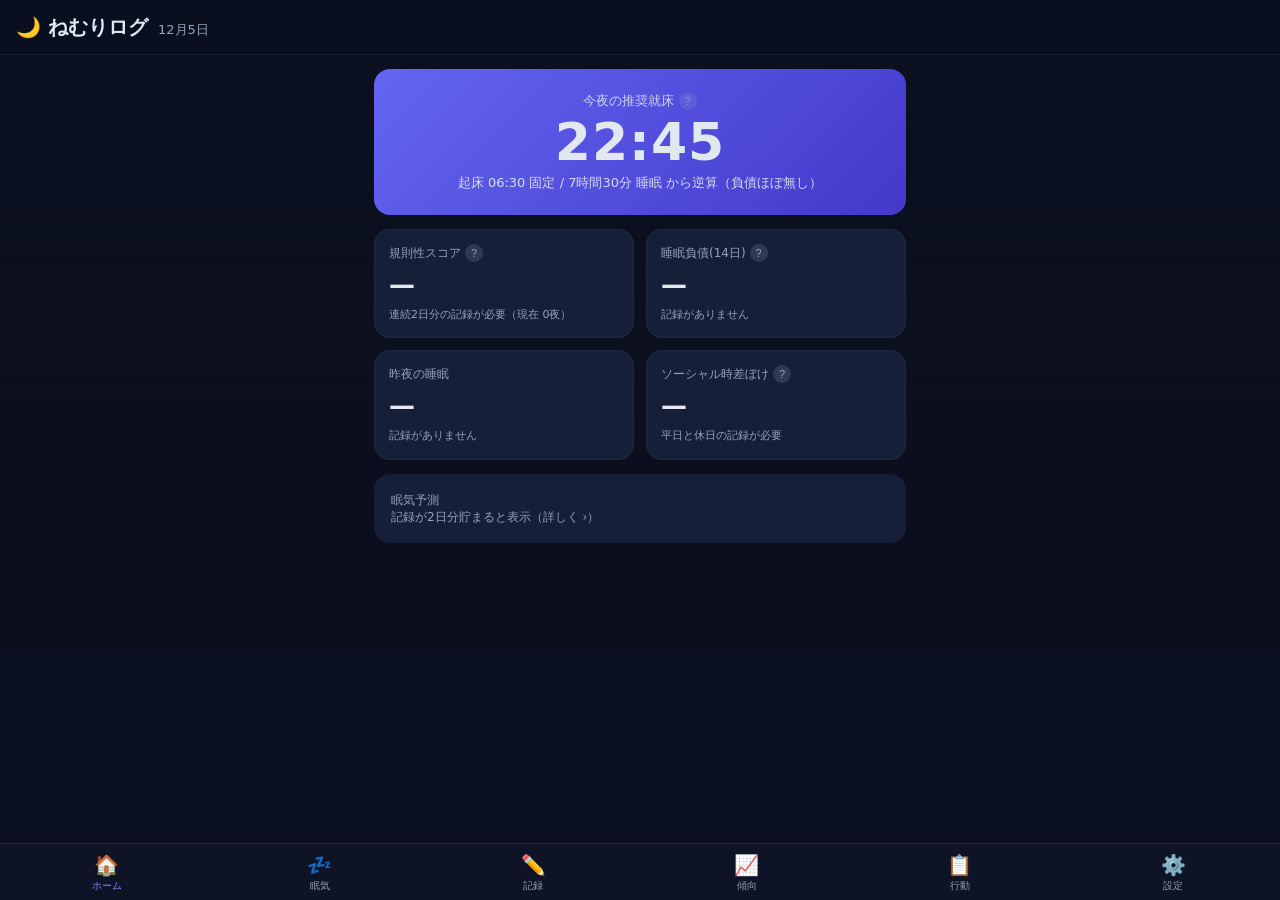
<file: sleep/index.html>
<!DOCTYPE html>
<html lang="ja">
<head>
<meta charset="UTF-8">
<meta name="viewport" content="width=device-width, initial-scale=1, viewport-fit=cover">
<title>ねむりログ — 睡眠サイクル最適化</title>
<meta name="description" content="エビデンスに基づく睡眠の規則性・睡眠負債・眠気予測・推奨行動アプリ">
<meta name="theme-color" content="#0b1020">
<link rel="manifest" href="manifest.webmanifest">
<link rel="apple-touch-icon" href="icons/apple-touch-icon.png">
<meta name="apple-mobile-web-app-capable" content="yes">
<meta name="apple-mobile-web-app-status-bar-style" content="black-translucent">
<meta name="apple-mobile-web-app-title" content="ねむりログ">
<link rel="stylesheet" href="styles.css">
</head>
<body>
<header class="appbar">
  <h1>🌙 ねむりログ</h1>
  <span class="subtitle" id="todayLabel"></span>
</header>

<main id="app">
  <!-- ホーム -->
  <section class="tab" data-tab="home">
    <div class="card hero">
      <div class="hero-main">
        <div class="hero-label">今夜の推奨就床 <button class="info" data-info="rec">?</button></div>
        <div class="hero-time" id="recBedtime">--:--</div>
        <div class="hero-sub" id="recBedtimeSub"></div>
      </div>
    </div>
    <div class="card" id="recoveryCard" hidden>
      <div id="recoveryBody"></div>
    </div>
    <div class="card" id="shiftCard" hidden>
      <div id="shiftBody"></div>
    </div>

    <div class="grid2">
      <div class="card metric" id="cardRegularity">
        <div class="metric-label">規則性スコア <button class="info" data-info="regularity">?</button></div>
        <div class="metric-value" id="regValue">—</div>
        <div class="metric-note" id="regNote">記録2日分から計算</div>
      </div>
      <div class="card metric" id="cardDebt">
        <div class="metric-label">睡眠負債(14日) <button class="info" data-info="debt">?</button></div>
        <div class="metric-value" id="debtValue">—</div>
        <div class="metric-note" id="debtNote"></div>
      </div>
      <div class="card metric">
        <div class="metric-label">昨夜の睡眠</div>
        <div class="metric-value" id="lastValue">—</div>
        <div class="metric-note" id="lastNote"></div>
      </div>
      <div class="card metric">
        <div class="metric-label">ソーシャル時差ぼけ <button class="info" data-info="sjl">?</button></div>
        <div class="metric-value" id="sjlValue">—</div>
        <div class="metric-note" id="sjlNote">平日と休日のズレ</div>
      </div>
    </div>

    <button class="card" id="fcSummary" style="width:100%;text-align:left;border:1px solid rgba(0,255,210,0);cursor:pointer;background:var(--card);color:inherit;font:inherit" onclick="go('forecast')"></button>
  </section>

  <!-- 眠気予測 -->
  <section class="tab" data-tab="forecast" hidden>
    <div class="card">
      <div class="card-title">眠気予測（二プロセスモデル） <button class="info" data-info="forecast">?</button></div>
      <div id="forecastGauge"></div>
      <canvas id="forecastChart" height="230"></canvas>
      <div class="legend" id="forecastLegend"></div>
      <div id="napSim"></div>
      <div id="forecastTimes"></div>
      <div id="alertLog"></div>
      <p class="muted small">※<strong>Borbély/Daanの二プロセスモデルによるモデル推定</strong>（実測ではありません）。あなたの実際の睡眠（直近の就床・起床）に合わせて算出。午後の眠気は基本モデルでは弱く出るため集団平均の目安を併記。個人差があります。出典: <a href="https://onlinelibrary.wiley.com/doi/10.1111/jsr.13598" target="_blank" rel="noopener">Borbély 2022</a> / <a href="https://pubmed.ncbi.nlm.nih.gov/6696142/" target="_blank" rel="noopener">Daan-Beersma 1984</a></p>
    </div>
  </section>

  <!-- 記録 -->
  <section class="tab" data-tab="log" hidden>
    <div class="card">
      <div class="card-title">かんたん記録</div>
      <div class="quickrow">
        <button class="btn big" id="btnSleepNow">🌙 今から寝る</button>
        <button class="btn big" id="btnWakeNow">☀️ 今起きた</button>
      </div>
      <p class="muted small" id="quickHint">「今から寝る」を押すと就床時刻を記録、起きたら「今起きた」で完了します。</p>
    </div>

    <div class="card">
      <div class="card-title" id="formTitle">手入力で追加</div>
      <label>🌙 就床日時 <input type="datetime-local" id="inBed"></label>
      <label>☀️ 起床日時 <input type="datetime-local" id="inWake"></label>
      <div id="durPreview" class="durpreview"></div>
      <label>メモ <input type="text" id="inNote" placeholder="例: 寝つき悪かった / 途中で起きた"></label>
      <div class="quickrow" id="formButtons">
        <button class="btn" id="btnAdd">記録を追加</button>
        <button class="btn ghost" id="btnCancelEdit" hidden>編集をやめる</button>
      </div>
      <p class="muted small">スマートウォッチの値は「就床・起床時刻」だけ入れればOK（深い/浅いの内訳は精度が低いので使いません）。日付をまたぐ場合は起床側の日付を翌日にしてください。</p>
    </div>

    <div class="card">
      <div class="card-title">💤 仮眠を記録 <button class="info" data-info="nap">?</button></div>
      <label>開始日時 <input type="datetime-local" id="inNapStart"></label>
      <label>長さ（分・自由入力）<input type="number" id="inNapDur" min="1" max="600" step="1" value="20" inputmode="numeric"></label>
      <div class="quickrow" style="grid-template-columns:repeat(5,1fr);gap:5px;margin-bottom:8px">
        <button type="button" class="btn ghost" style="padding:7px 0;font-size:12px" onclick="fillNapDur(15)">15</button>
        <button type="button" class="btn ghost" style="padding:7px 0;font-size:12px" onclick="fillNapDur(20)">20</button>
        <button type="button" class="btn ghost" style="padding:7px 0;font-size:12px" onclick="fillNapDur(30)">30</button>
        <button type="button" class="btn ghost" style="padding:7px 0;font-size:12px" onclick="fillNapDur(60)">60</button>
        <button type="button" class="btn ghost" style="padding:7px 0;font-size:12px" onclick="fillNapDur(90)">90</button>
      </div>
      <div id="napDurPreview" class="durpreview"></div>
      <button class="btn" id="btnAddNap">仮眠を追加</button>
      <p class="muted small">記録した仮眠は睡眠負債を減らし、眠気予測・ラスター図にも反映されます（夜の睡眠リズムの集計には混ぜません）。</p>
    </div>

    <div class="card">
      <div class="card-title">記録一覧</div>
      <div id="recordList" class="reclist"></div>
    </div>
  </section>

  <!-- 傾向（あなたの記録の集計） -->
  <section class="tab" data-tab="trend" hidden>
    <div class="card">
      <div class="card-title">あなたの傾向（実データの集計） <button class="info" data-info="trend">?</button></div>
      <p class="muted small">ここは<strong>あなたが入力した記録そのものの集計</strong>です。AIの予測や推測ではありません。</p>
      <div id="statsBody"></div>
    </div>
    <div class="card">
      <div class="card-title">睡眠時間の推移（直近14日）</div>
      <canvas id="durationChart" height="160"></canvas>
    </div>
    <div class="card">
      <div class="card-title">睡眠ラスター図（直近3週間）</div>
      <canvas id="rasterChart"></canvas>
      <p class="muted small">各行が1日（正午→翌正午）、青帯が眠っていた時間。毎日の就床・起床のばらつきや規則性が一目で分かります（記録をそのまま描画）。</p>
    </div>
    <div class="card">
      <div class="card-title">クロノタイプの目安（朝型・夜型） <button class="info" data-info="chrono">?</button></div>
      <div id="chronoBody"></div>
    </div>
    <div class="card">
      <div class="card-title">予測の答え合わせ＆個人補正 <button class="info" data-info="calib">?</button></div>
      <div id="calibBody"></div>
    </div>
    <div class="card">
      <div class="card-title">最近の変化</div>
      <div id="trendBody"></div>
    </div>
    <div class="card">
      <div class="card-title">気づき（記録から事実のみ）</div>
      <div id="insightBody"></div>
    </div>
  </section>

  <!-- 行動 -->
  <section class="tab" data-tab="plan" hidden>
    <div class="card">
      <div class="card-title">今日の推奨行動タイムライン</div>
      <p class="muted small">実際の就床 <strong id="planBed">--:--</strong> / 起床 <strong id="planWake">--:--</strong> を基準に、飲食・運動・光のタイミングを並べています。各項目の根拠リンク付き。</p>
      <p class="muted small" id="planBasis"></p>
      <div id="timeline" class="timeline"></div>
    </div>
  </section>

  <!-- 設定 -->
  <section class="tab" data-tab="settings" hidden>
    <div class="card">
      <div class="card-title">目標設定</div>
      <label>目標起床時刻 <input type="time" id="setWake"></label>
      <label>目標睡眠時間
        <select id="setDur">
          <option value="390">6時間30分</option>
          <option value="420">7時間（最低ライン）</option>
          <option value="450">7時間30分</option>
          <option value="480">8時間</option>
          <option value="510">8時間30分</option>
        </select>
      </label>
      <label>想定入眠時間（布団に入って眠るまで）
        <select id="setOnset">
          <option value="10">10分</option>
          <option value="15">15分</option>
          <option value="20">20分</option>
          <option value="30">30分</option>
        </select>
      </label>
      <button class="btn" id="btnSaveSettings">保存</button>
      <p class="muted small">推奨睡眠は成人で7時間以上（AASM/CDC）。7時間未満が続くと自覚なく集中力が落ちます。</p>
    </div>
    <div class="card">
      <div class="card-title">データ（すべて端末内に保存）</div>
      <button class="btn ghost" id="btnExport">バックアップを書き出す</button>
      <label class="filelabel">バックアップを読み込む<input type="file" id="fileImport" accept="application/json" hidden></label>
      <button class="btn danger" id="btnClear">全データを削除</button>
      <p class="muted small">データは外部に送信されません。機種変更時はバックアップを書き出して移行してください。</p>
    </div>
    <div class="card">
      <div class="card-title">アプリの更新</div>
      <p class="small">バージョン: <strong id="appVersion">—</strong></p>
      <button class="btn ghost" id="btnUpdate">最新に更新（キャッシュを消去して再読込）</button>
      <p class="muted small">表示が古いと感じたら押してください。記録データは消えません。</p>
    </div>
    <div class="card">
      <div class="card-title">このアプリについて</div>
      <p class="muted small">巷の「90分サイクルで起こす」計算は科学的根拠が弱いため採用していません。代わりに、エビデンスの強い<strong>睡眠の規則性・7時間以上の睡眠・睡眠負債</strong>を重視します。表示する値は、あなたの設定からの算術計算（推奨就床・睡眠負債）か、出典のある集団平均の知見（眠気の出やすい時間帯など）のみで、<strong>検証されていない個人予測モデルや、見栄えのための恣意的なスコア・閾値は使っていません</strong>。睡眠段階の内訳は精度が低いため表示しません。医療目的のものではありません。</p>
    </div>
  </section>
</main>

<nav class="tabbar">
  <button class="tabbtn active" data-go="home">🏠<span>ホーム</span></button>
  <button class="tabbtn" data-go="forecast">💤<span>眠気</span></button>
  <button class="tabbtn" data-go="log">✏️<span>記録</span></button>
  <button class="tabbtn" data-go="trend">📈<span>傾向</span></button>
  <button class="tabbtn" data-go="plan">📋<span>行動</span></button>
  <button class="tabbtn" data-go="settings">⚙️<span>設定</span></button>
</nav>

<div id="toast" class="toast" hidden></div>

<script src="js/storage.js"></script>
<script src="js/science.js"></script>
<script src="js/timeline.js"></script>
<script src="js/charts.js"></script>
<script src="js/app.js"></script>
</body>
</html>
</file>
<file: sleep/styles.css>
:root {
  --bg: #0b1020;
  --bg2: #121a30;
  --card: #161f38;
  --card2: #1b2645;
  --text: #e2e8f0;
  --muted: #94a3b8;
  --accent: #818cf8;
  --accent2: #6366f1;
  --good: #34d399;
  --warn: #fbbf24;
  --bad: #f87171;
  --radius: 16px;
}
* { box-sizing: border-box; -webkit-tap-highlight-color: transparent; }
html, body { margin: 0; padding: 0; }
body {
  background: linear-gradient(180deg, #0b1020 0%, #0a0e1c 100%);
  color: var(--text);
  font-family: -apple-system, BlinkMacSystemFont, "Hiragino Sans", "Noto Sans JP", system-ui, sans-serif;
  padding-bottom: calc(72px + env(safe-area-inset-bottom));
  -webkit-font-smoothing: antialiased;
  line-height: 1.5;
}

.appbar {
  position: sticky; top: 0; z-index: 10;
  padding: calc(env(safe-area-inset-top) + 12px) 16px 12px;
  background: rgba(11,16,32,0.85);
  backdrop-filter: blur(12px);
  display: flex; align-items: baseline; gap: 10px;
  border-bottom: 1px solid rgba(148,163,184,0.1);
}
.appbar h1 { font-size: 20px; margin: 0; font-weight: 700; }
.subtitle { color: var(--muted); font-size: 13px; }

main { padding: 14px; max-width: 560px; margin: 0 auto; }

.card {
  background: var(--card);
  border: 1px solid rgba(148,163,184,0.08);
  border-radius: var(--radius);
  padding: 16px;
  margin-bottom: 14px;
}
.card-title { font-weight: 600; font-size: 15px; margin-bottom: 12px; display: flex; align-items: center; gap: 6px; }

.hero {
  background: linear-gradient(135deg, var(--accent2), #4338ca);
  border: none;
  text-align: center;
  padding: 22px 16px;
}
.hero-label { font-size: 13px; opacity: 0.85; }
.hero-time { font-size: 52px; font-weight: 700; line-height: 1.05; letter-spacing: 1px; margin: 4px 0; }
.hero-sub { font-size: 13px; opacity: 0.9; }

.grid2 { display: grid; grid-template-columns: 1fr 1fr; gap: 12px; margin-bottom: 14px; }
.metric { margin: 0; padding: 14px; }
.metric-label { font-size: 12px; color: var(--muted); display: flex; align-items: center; gap: 4px; }
.metric-value { font-size: 26px; font-weight: 700; margin: 4px 0 2px; }
.metric-note { font-size: 11px; color: var(--muted); }
.metric-value.good { color: var(--good); }
.metric-value.warn { color: var(--warn); }
.metric-value.bad { color: var(--bad); }

canvas { width: 100%; display: block; }

.legend { display: flex; flex-wrap: wrap; gap: 12px; margin-top: 8px; font-size: 11px; color: var(--muted); }
.legend span { display: inline-flex; align-items: center; gap: 4px; }
.dot { width: 10px; height: 3px; border-radius: 2px; display: inline-block; }

.hintrow { font-size: 13px; padding: 9px 0; border-bottom: 1px solid rgba(148,163,184,0.08); line-height: 1.5; }
.hintrow:last-of-type { border-bottom: none; }
.hintrow strong { color: var(--accent); font-size: 15px; }

.muted { color: var(--muted); }
.small { font-size: 12px; }
.small.muted { line-height: 1.45; }

label { display: block; font-size: 13px; color: var(--muted); margin-bottom: 12px; }
input, select {
  width: 100%; margin-top: 5px; padding: 11px 12px;
  background: var(--bg2); color: var(--text);
  border: 1px solid rgba(148,163,184,0.18); border-radius: 10px;
  font-size: 16px; /* 16px以上でiOSの自動ズーム防止 */
}
input[type="datetime-local"], input[type="time"] { min-height: 44px; }

.btn {
  width: 100%; padding: 13px; border: none; border-radius: 12px;
  background: var(--accent2); color: white; font-size: 16px; font-weight: 600;
  cursor: pointer; margin-top: 4px;
}
.btn:active { transform: scale(0.98); }
.btn.ghost { background: var(--card2); color: var(--text); }
.btn.danger { background: #3a1620; color: var(--bad); margin-top: 10px; }
.btn.big { font-size: 17px; padding: 16px; }
.quickrow { display: grid; grid-template-columns: 1fr 1fr; gap: 10px; margin-bottom: 6px; }
.filelabel {
  display: block; text-align: center; padding: 13px; border-radius: 12px;
  background: var(--card2); color: var(--text); font-size: 16px; font-weight: 600;
  margin-top: 10px; cursor: pointer;
}

.info {
  width: 18px; height: 18px; border-radius: 50%; padding: 0;
  background: rgba(148,163,184,0.2); color: var(--muted);
  border: none; font-size: 11px; line-height: 18px; cursor: pointer;
}

.reclist { display: flex; flex-direction: column; gap: 8px; }
.recitem {
  display: flex; align-items: center; justify-content: space-between;
  background: var(--bg2); border-radius: 10px; padding: 10px 12px; gap: 10px;
}
.recitem .rleft { min-width: 0; }
.recitem .rhead { font-size: 13px; font-weight: 600; }
.recitem .rspan { font-size: 12px; color: var(--muted); margin-top: 2px; overflow: hidden; text-overflow: ellipsis; }
.recitem .rright { display: flex; align-items: center; gap: 6px; flex-shrink: 0; }
.recitem .rdur { font-weight: 700; color: var(--accent); font-size: 14px; white-space: nowrap; }
.recitem .rdur.low { color: var(--warn); }
.iconbtn { background: rgba(148,163,184,0.12); border: none; color: var(--muted); font-size: 15px; cursor: pointer; padding: 5px 8px; border-radius: 8px; }
.iconbtn.del { color: var(--bad); }

.durpreview { font-size: 13px; color: var(--accent); margin: -4px 0 12px; min-height: 18px; }
.durpreview.low { color: var(--warn); }
.durpreview.warn { color: var(--bad); }

.statgrid { display: grid; grid-template-columns: 1fr 1fr; gap: 10px; margin-bottom: 4px; }
.statgrid > div { background: var(--bg2); border-radius: 10px; padding: 10px 12px; }
.statk { font-size: 11px; color: var(--muted); }
.statv { font-size: 20px; font-weight: 700; margin-top: 2px; }
.bigstat { font-size: 14px; color: var(--muted); margin-bottom: 8px; }
.bigstat strong { display: block; font-size: 30px; color: var(--accent); margin-top: 2px; }
.insights { margin: 0; padding-left: 18px; }
.insights li { font-size: 13px; margin-bottom: 7px; line-height: 1.5; }

.timeline { display: flex; flex-direction: column; gap: 0; }
.tl-item { display: flex; gap: 12px; padding: 12px 0; border-bottom: 1px solid rgba(148,163,184,0.08); }
.tl-item:last-child { border-bottom: none; }
.tl-time { flex: 0 0 52px; font-weight: 700; font-size: 15px; }
.tl-body { flex: 1; }
.tl-title { font-size: 14px; font-weight: 600; display: flex; align-items: center; gap: 6px; }
.tl-detail { font-size: 12px; color: var(--muted); margin-top: 3px; }
.tl-src { font-size: 11px; }
.tl-src a { color: var(--accent); text-decoration: none; }
.tag { font-size: 10px; padding: 1px 7px; border-radius: 999px; font-weight: 600; }
.tag.do { background: rgba(52,211,153,0.16); color: var(--good); }
.tag.avoid { background: rgba(248,113,113,0.16); color: var(--bad); }
.tag.tip { background: rgba(129,140,248,0.16); color: var(--accent); }

.tabbar {
  position: fixed; bottom: 0; left: 0; right: 0; z-index: 20;
  display: flex; background: rgba(15,21,40,0.95); backdrop-filter: blur(12px);
  border-top: 1px solid rgba(148,163,184,0.12);
  padding-bottom: env(safe-area-inset-bottom);
}
.tabbtn {
  flex: 1; background: none; border: none; color: var(--muted);
  font-size: 20px; padding: 9px 0 7px; cursor: pointer;
  display: flex; flex-direction: column; align-items: center; gap: 2px;
}
.tabbtn span { font-size: 10px; }
.tabbtn.active { color: var(--accent); }

.toast {
  position: fixed; left: 50%; bottom: calc(84px + env(safe-area-inset-bottom));
  transform: translateX(-50%); background: var(--card2); color: var(--text);
  padding: 10px 18px; border-radius: 999px; font-size: 13px; z-index: 30;
  border: 1px solid rgba(148,163,184,0.2); box-shadow: 0 6px 24px rgba(0,0,0,0.4);
}
</file>
